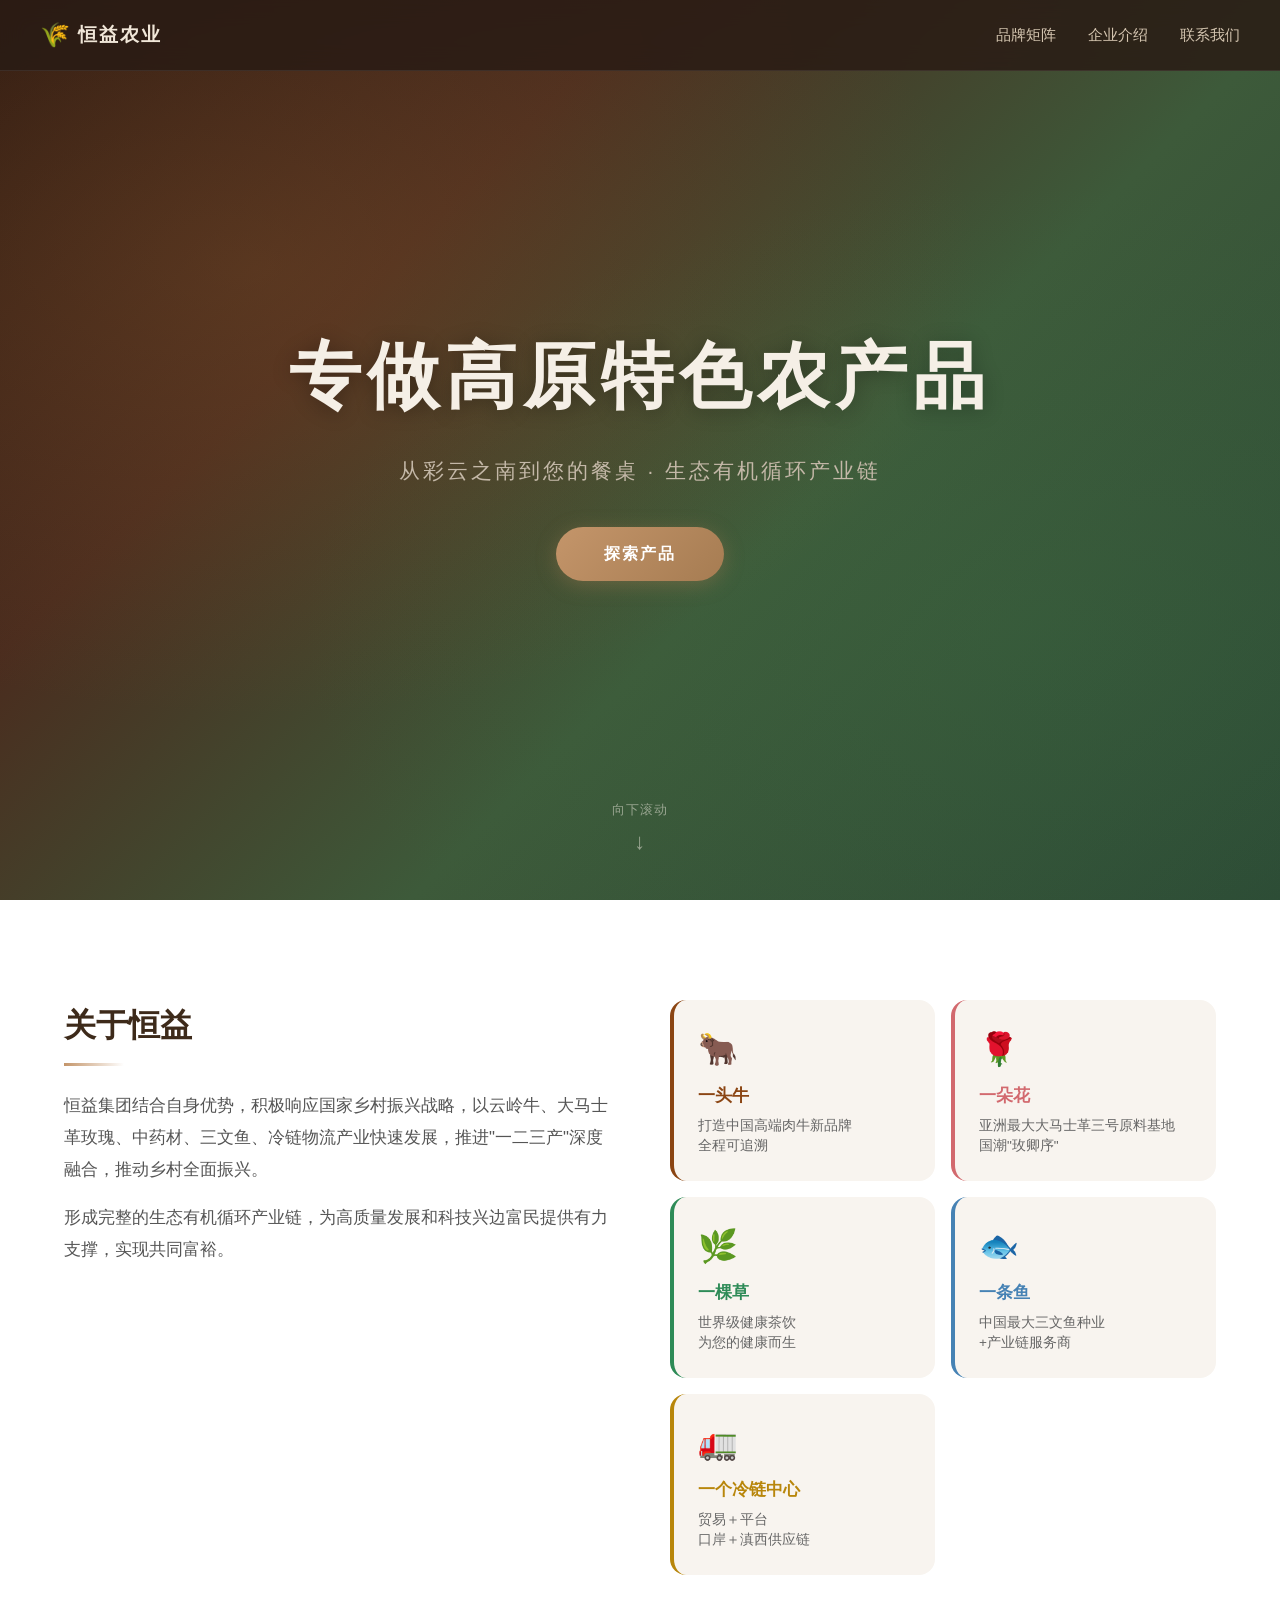
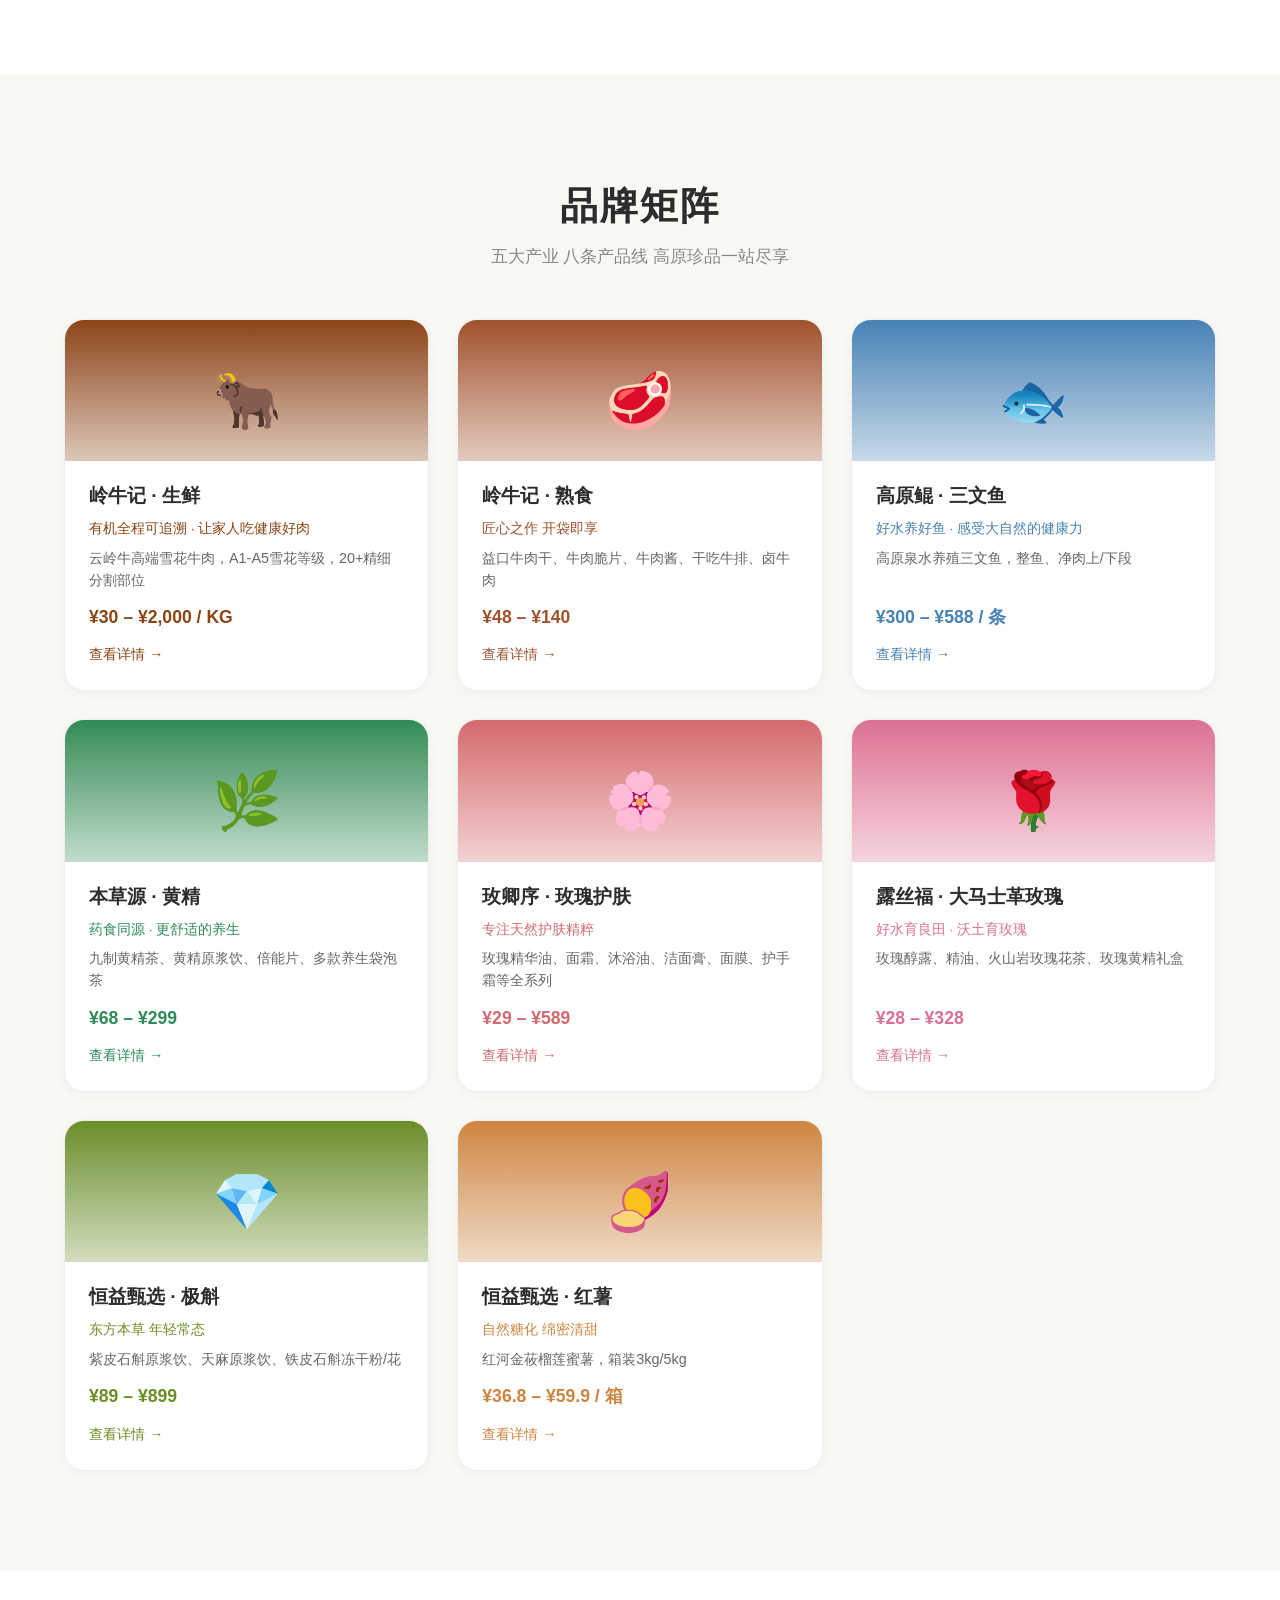
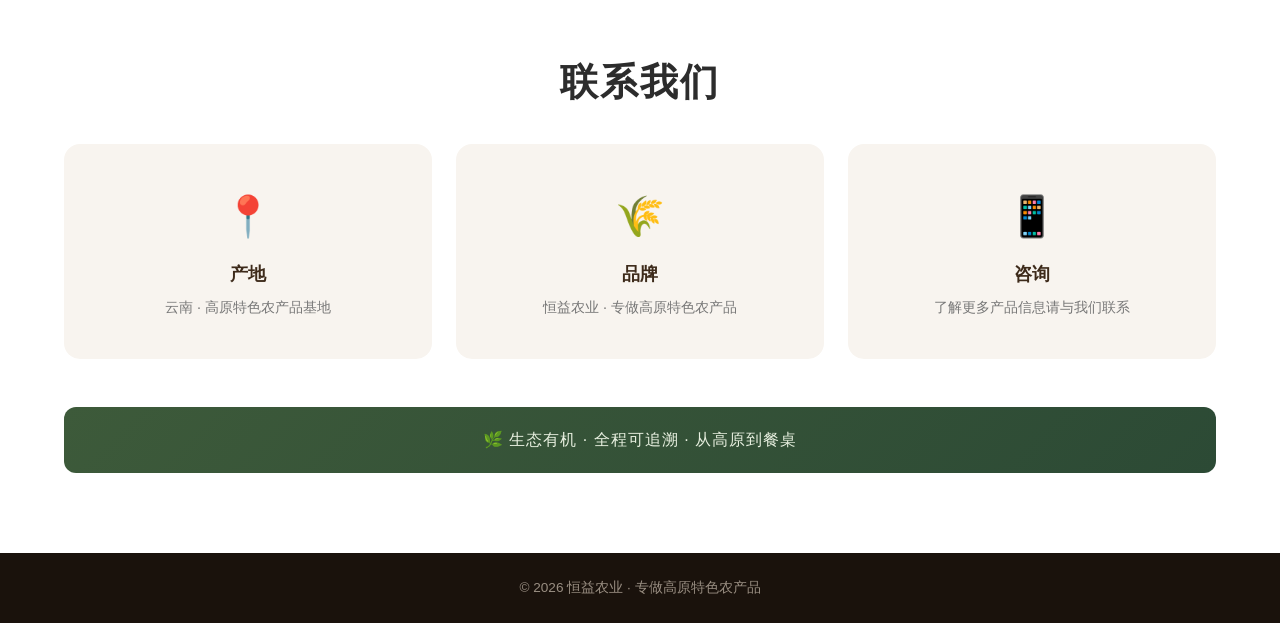
<file: index.html>
<!DOCTYPE html>
<html lang="zh-CN">
<head>
<meta charset="UTF-8">
<meta name="viewport" content="width=device-width, initial-scale=1.0">
<title>恒益农业 · 高原特色农产品</title>
<link rel="stylesheet" href="css/style.css">
</head>
<body>

<!-- Hero Section -->
<section class="hero" id="top">
  <div class="hero-bg"></div>
  <nav class="navbar">
    <div class="logo">
      <span class="logo-icon">🌾</span>
      <span class="logo-text">恒益农业</span>
    </div>
    <div class="nav-links">
      <a href="#brands">品牌矩阵</a>
      <a href="#about">企业介绍</a>
      <a href="#contact">联系我们</a>
    </div>
  </nav>
  <div class="hero-content">
    <h1 class="hero-title">专做高原特色农产品</h1>
    <p class="hero-subtitle">从彩云之南到您的餐桌 · 生态有机循环产业链</p>
    <div class="hero-cta">
      <a href="#brands" class="btn-primary">探索产品</a>
    </div>
  </div>
  <div class="scroll-indicator">
    <span>向下滚动</span>
    <div class="scroll-arrow">↓</div>
  </div>
</section>

<!-- About Section -->
<section class="about" id="about">
  <div class="container">
    <div class="about-grid">
      <div class="about-text">
        <h2>关于恒益</h2>
        <p>恒益集团结合自身优势，积极响应国家乡村振兴战略，以云岭牛、大马士革玫瑰、中药材、三文鱼、冷链物流产业快速发展，推进"一二三产"深度融合，推动乡村全面振兴。</p>
        <p>形成完整的生态有机循环产业链，为高质量发展和科技兴边富民提供有力支撑，实现共同富裕。</p>
      </div>
      <div class="about-cards">
        <div class="about-card" style="--c: #8B4513;">
          <span class="card-icon">🐂</span>
          <h3>一头牛</h3>
          <p>打造中国高端肉牛新品牌<br>全程可追溯</p>
        </div>
        <div class="about-card" style="--c: #D2696E;">
          <span class="card-icon">🌹</span>
          <h3>一朵花</h3>
          <p>亚洲最大大马士革三号原料基地<br>国潮"玫卿序"</p>
        </div>
        <div class="about-card" style="--c: #2E8B57;">
          <span class="card-icon">🌿</span>
          <h3>一棵草</h3>
          <p>世界级健康茶饮<br>为您的健康而生</p>
        </div>
        <div class="about-card" style="--c: #4682B4;">
          <span class="card-icon">🐟</span>
          <h3>一条鱼</h3>
          <p>中国最大三文鱼种业<br>+产业链服务商</p>
        </div>
        <div class="about-card" style="--c: #B8860B;">
          <span class="card-icon">🚛</span>
          <h3>一个冷链中心</h3>
          <p>贸易＋平台<br>口岸＋滇西供应链</p>
        </div>
      </div>
    </div>
  </div>
</section>

<!-- Brands Grid -->
<section class="brands" id="brands">
  <div class="container">
    <h2 class="section-title">品牌矩阵</h2>
    <p class="section-desc">五大产业 八条产品线 高原珍品一站尽享</p>
    <div class="brand-grid">

      <a href="pages/lingniu-fresh.html" class="brand-card" style="--accent: #8B4513;">
        <div class="brand-card-bg"></div>
        <div class="brand-card-img">🐂</div>
        <div class="brand-card-body">
          <h3>岭牛记 · 生鲜</h3>
          <p class="brand-tagline">有机全程可追溯 · 让家人吃健康好肉</p>
          <p class="brand-desc">云岭牛高端雪花牛肉，A1-A5雪花等级，20+精细分割部位</p>
          <span class="brand-price">¥30 – ¥2,000 / KG</span>
          <span class="brand-link">查看详情 →</span>
        </div>
      </a>

      <a href="pages/lingniu-cooked.html" class="brand-card" style="--accent: #A0522D;">
        <div class="brand-card-img">🥩</div>
        <div class="brand-card-body">
          <h3>岭牛记 · 熟食</h3>
          <p class="brand-tagline">匠心之作 开袋即享</p>
          <p class="brand-desc">益口牛肉干、牛肉脆片、牛肉酱、干吃牛排、卤牛肉</p>
          <span class="brand-price">¥48 – ¥140</span>
          <span class="brand-link">查看详情 →</span>
        </div>
      </a>

      <a href="pages/gaoyuan-kun.html" class="brand-card" style="--accent: #4682B4;">
        <div class="brand-card-img">🐟</div>
        <div class="brand-card-body">
          <h3>高原鲲 · 三文鱼</h3>
          <p class="brand-tagline">好水养好鱼 · 感受大自然的健康力</p>
          <p class="brand-desc">高原泉水养殖三文鱼，整鱼、净肉上/下段</p>
          <span class="brand-price">¥300 – ¥588 / 条</span>
          <span class="brand-link">查看详情 →</span>
        </div>
      </a>

      <a href="pages/ben-cao-yuan.html" class="brand-card" style="--accent: #2E8B57;">
        <div class="brand-card-img">🌿</div>
        <div class="brand-card-body">
          <h3>本草源 · 黄精</h3>
          <p class="brand-tagline">药食同源 · 更舒适的养生</p>
          <p class="brand-desc">九制黄精茶、黄精原浆饮、倍能片、多款养生袋泡茶</p>
          <span class="brand-price">¥68 – ¥299</span>
          <span class="brand-link">查看详情 →</span>
        </div>
      </a>

      <a href="pages/mei-qing-xu.html" class="brand-card" style="--accent: #D2696E;">
        <div class="brand-card-img">🌸</div>
        <div class="brand-card-body">
          <h3>玫卿序 · 玫瑰护肤</h3>
          <p class="brand-tagline">专注天然护肤精粹</p>
          <p class="brand-desc">玫瑰精华油、面霜、沐浴油、洁面膏、面膜、护手霜等全系列</p>
          <span class="brand-price">¥29 – ¥589</span>
          <span class="brand-link">查看详情 →</span>
        </div>
      </a>

      <a href="pages/lu-si-fu.html" class="brand-card" style="--accent: #DB7093;">
        <div class="brand-card-img">🌹</div>
        <div class="brand-card-body">
          <h3>露丝福 · 大马士革玫瑰</h3>
          <p class="brand-tagline">好水育良田 · 沃土育玫瑰</p>
          <p class="brand-desc">玫瑰醇露、精油、火山岩玫瑰花茶、玫瑰黄精礼盒</p>
          <span class="brand-price">¥28 – ¥328</span>
          <span class="brand-link">查看详情 →</span>
        </div>
      </a>

      <a href="pages/ji-hu.html" class="brand-card" style="--accent: #6B8E23;">
        <div class="brand-card-img">💎</div>
        <div class="brand-card-body">
          <h3>恒益甄选 · 极斛</h3>
          <p class="brand-tagline">东方本草 年轻常态</p>
          <p class="brand-desc">紫皮石斛原浆饮、天麻原浆饮、铁皮石斛冻干粉/花</p>
          <span class="brand-price">¥89 – ¥899</span>
          <span class="brand-link">查看详情 →</span>
        </div>
      </a>

      <a href="pages/hongshu.html" class="brand-card" style="--accent: #CD853F;">
        <div class="brand-card-img">🍠</div>
        <div class="brand-card-body">
          <h3>恒益甄选 · 红薯</h3>
          <p class="brand-tagline">自然糖化 绵密清甜</p>
          <p class="brand-desc">红河金莜榴莲蜜薯，箱装3kg/5kg</p>
          <span class="brand-price">¥36.8 – ¥59.9 / 箱</span>
          <span class="brand-link">查看详情 →</span>
        </div>
      </a>

    </div>
  </div>
</section>

<!-- Contact -->
<section class="contact" id="contact">
  <div class="container">
    <h2 class="section-title">联系我们</h2>
    <div class="contact-cards">
      <div class="contact-card">
        <span class="contact-icon">📍</span>
        <h3>产地</h3>
        <p>云南 · 高原特色农产品基地</p>
      </div>
      <div class="contact-card">
        <span class="contact-icon">🌾</span>
        <h3>品牌</h3>
        <p>恒益农业 · 专做高原特色农产品</p>
      </div>
      <div class="contact-card">
        <span class="contact-icon">📱</span>
        <h3>咨询</h3>
        <p>了解更多产品信息请与我们联系</p>
      </div>
    </div>
    <div class="footer-badge">
      <span>🌿 生态有机 · 全程可追溯 · 从高原到餐桌</span>
    </div>
  </div>
</section>

<footer>
  <div class="container">
    <p>&copy; 2026 恒益农业 · 专做高原特色农产品</p>
  </div>
</footer>

<script src="js/main.js"></script>
</body>
</html>
</file>
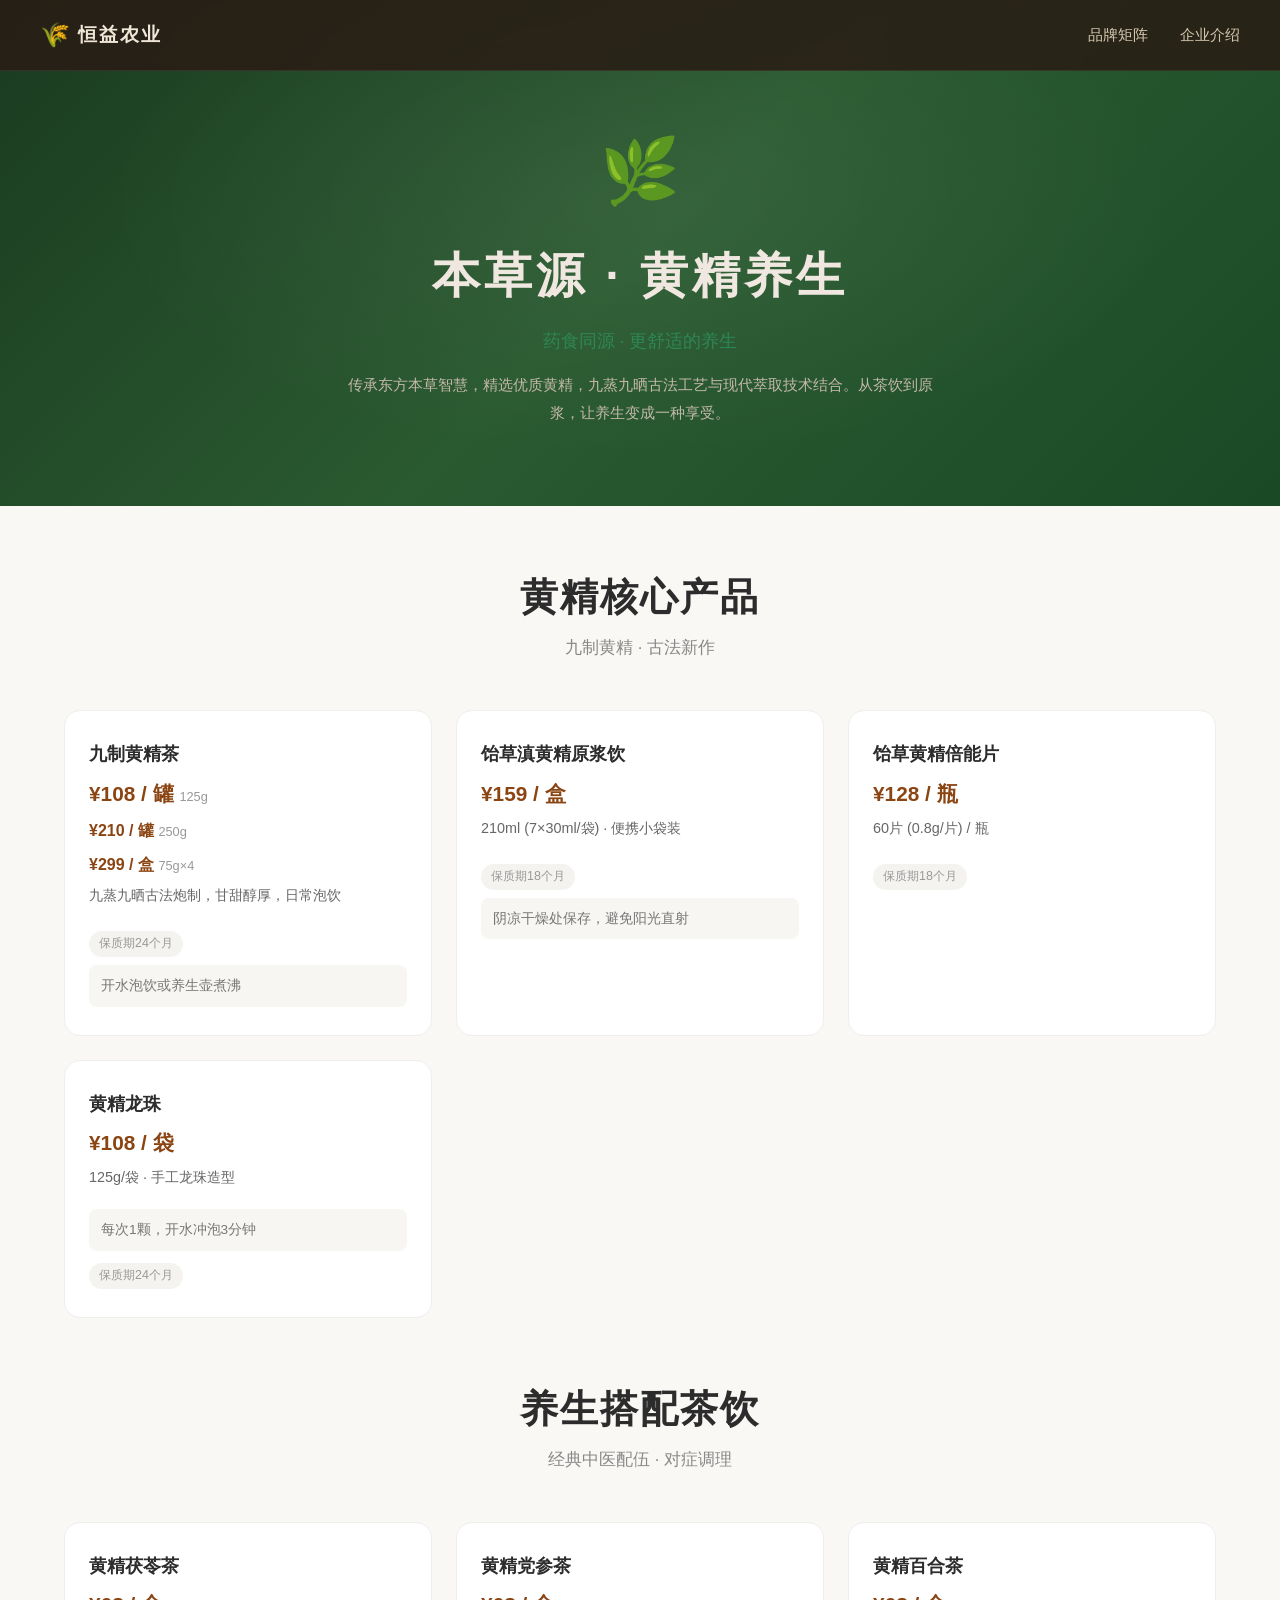
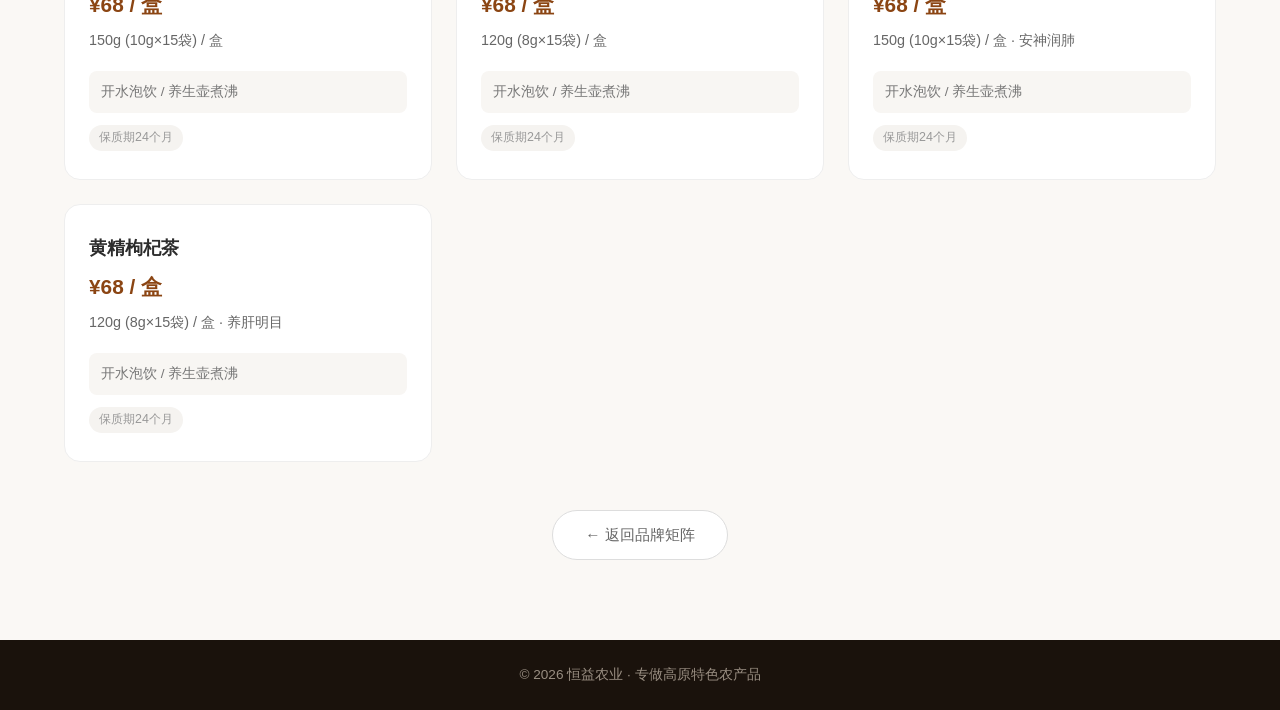
<file: pages/ben-cao-yuan.html>
<!DOCTYPE html>
<html lang="zh-CN">
<head><meta charset="UTF-8"><meta name="viewport" content="width=device-width, initial-scale=1.0"><title>本草源 · 黄精养生 — 恒益农业</title><link rel="stylesheet" href="../css/style.css"><link rel="stylesheet" href="../css/detail.css"></head>
<body>
<nav class="navbar">
  <a href="../index.html" class="logo"><span class="logo-icon">🌾</span><span class="logo-text">恒益农业</span></a>
  <div class="nav-links"><a href="../index.html#brands">品牌矩阵</a><a href="../index.html#about">企业介绍</a></div>
</nav>
<section class="detail-hero" style="--accent: #2E8B57;">
  <div class="detail-hero-bg" style="background: linear-gradient(135deg, #1a3a20, #2a5a30, #1a4a25);"></div>
  <div class="detail-hero-content">
    <span class="detail-hero-icon">🌿</span>
    <h1>本草源 · 黄精养生</h1>
    <p class="detail-hero-tagline">药食同源 · 更舒适的养生</p>
    <p class="detail-hero-desc">传承东方本草智慧，精选优质黄精，九蒸九晒古法工艺与现代萃取技术结合。从茶饮到原浆，让养生变成一种享受。</p>
  </div>
</section>
<section class="detail-content">
  <div class="container">
    <h2 class="section-title">黄精核心产品</h2>
    <p class="section-desc">九制黄精 · 古法新作</p>
    <div class="product-grid">
      <div class="product-card herb">
        <h3>九制黄精茶</h3>
        <p class="product-price">¥108 / 罐 <span class="price-sub">125g</span></p>
        <p class="product-price" style="font-size:1rem;">¥210 / 罐 <span class="price-sub">250g</span></p>
        <p class="product-price" style="font-size:1rem;">¥299 / 盒 <span class="price-sub">75g×4</span></p>
        <p class="product-desc">九蒸九晒古法炮制，甘甜醇厚，日常泡饮</p>
        <div class="product-meta"><span>保质期24个月</span></div>
        <div class="product-method">开水泡饮或养生壶煮沸</div>
      </div>
      <div class="product-card herb">
        <h3>饴草滇黄精原浆饮</h3>
        <p class="product-price">¥159 / 盒</p>
        <p class="product-desc">210ml (7×30ml/袋) · 便携小袋装</p>
        <div class="product-meta"><span>保质期18个月</span></div>
        <div class="product-method">阴凉干燥处保存，避免阳光直射</div>
      </div>
      <div class="product-card herb">
        <h3>饴草黄精倍能片</h3>
        <p class="product-price">¥128 / 瓶</p>
        <p class="product-desc">60片 (0.8g/片) / 瓶</p>
        <div class="product-meta"><span>保质期18个月</span></div>
      </div>
      <div class="product-card herb">
        <h3>黄精龙珠</h3>
        <p class="product-price">¥108 / 袋</p>
        <p class="product-desc">125g/袋 · 手工龙珠造型</p>
        <div class="product-method">每次1颗，开水冲泡3分钟</div>
        <div class="product-meta"><span>保质期24个月</span></div>
      </div>
    </div>

    <h2 class="section-title" style="margin-top: 60px;">养生搭配茶饮</h2>
    <p class="section-desc">经典中医配伍 · 对症调理</p>
    <div class="product-grid">
      <div class="product-card tea">
        <h3>黄精茯苓茶</h3>
        <p class="product-price">¥68 / 盒</p>
        <p class="product-desc">150g (10g×15袋) / 盒</p>
        <div class="product-method">开水泡饮 / 养生壶煮沸</div>
        <div class="product-meta"><span>保质期24个月</span></div>
      </div>
      <div class="product-card tea">
        <h3>黄精党参茶</h3>
        <p class="product-price">¥68 / 盒</p>
        <p class="product-desc">120g (8g×15袋) / 盒</p>
        <div class="product-method">开水泡饮 / 养生壶煮沸</div>
        <div class="product-meta"><span>保质期24个月</span></div>
      </div>
      <div class="product-card tea">
        <h3>黄精百合茶</h3>
        <p class="product-price">¥68 / 盒</p>
        <p class="product-desc">150g (10g×15袋) / 盒 · 安神润肺</p>
        <div class="product-method">开水泡饮 / 养生壶煮沸</div>
        <div class="product-meta"><span>保质期24个月</span></div>
      </div>
      <div class="product-card tea">
        <h3>黄精枸杞茶</h3>
        <p class="product-price">¥68 / 盒</p>
        <p class="product-desc">120g (8g×15袋) / 盒 · 养肝明目</p>
        <div class="product-method">开水泡饮 / 养生壶煮沸</div>
        <div class="product-meta"><span>保质期24个月</span></div>
      </div>
    </div>
    <div class="back-link"><a href="../index.html#brands">← 返回品牌矩阵</a></div>
  </div>
</section>
<footer><div class="container"><p>&copy; 2026 恒益农业 · 专做高原特色农产品</p></div></footer>
</body>
</html>
</file>
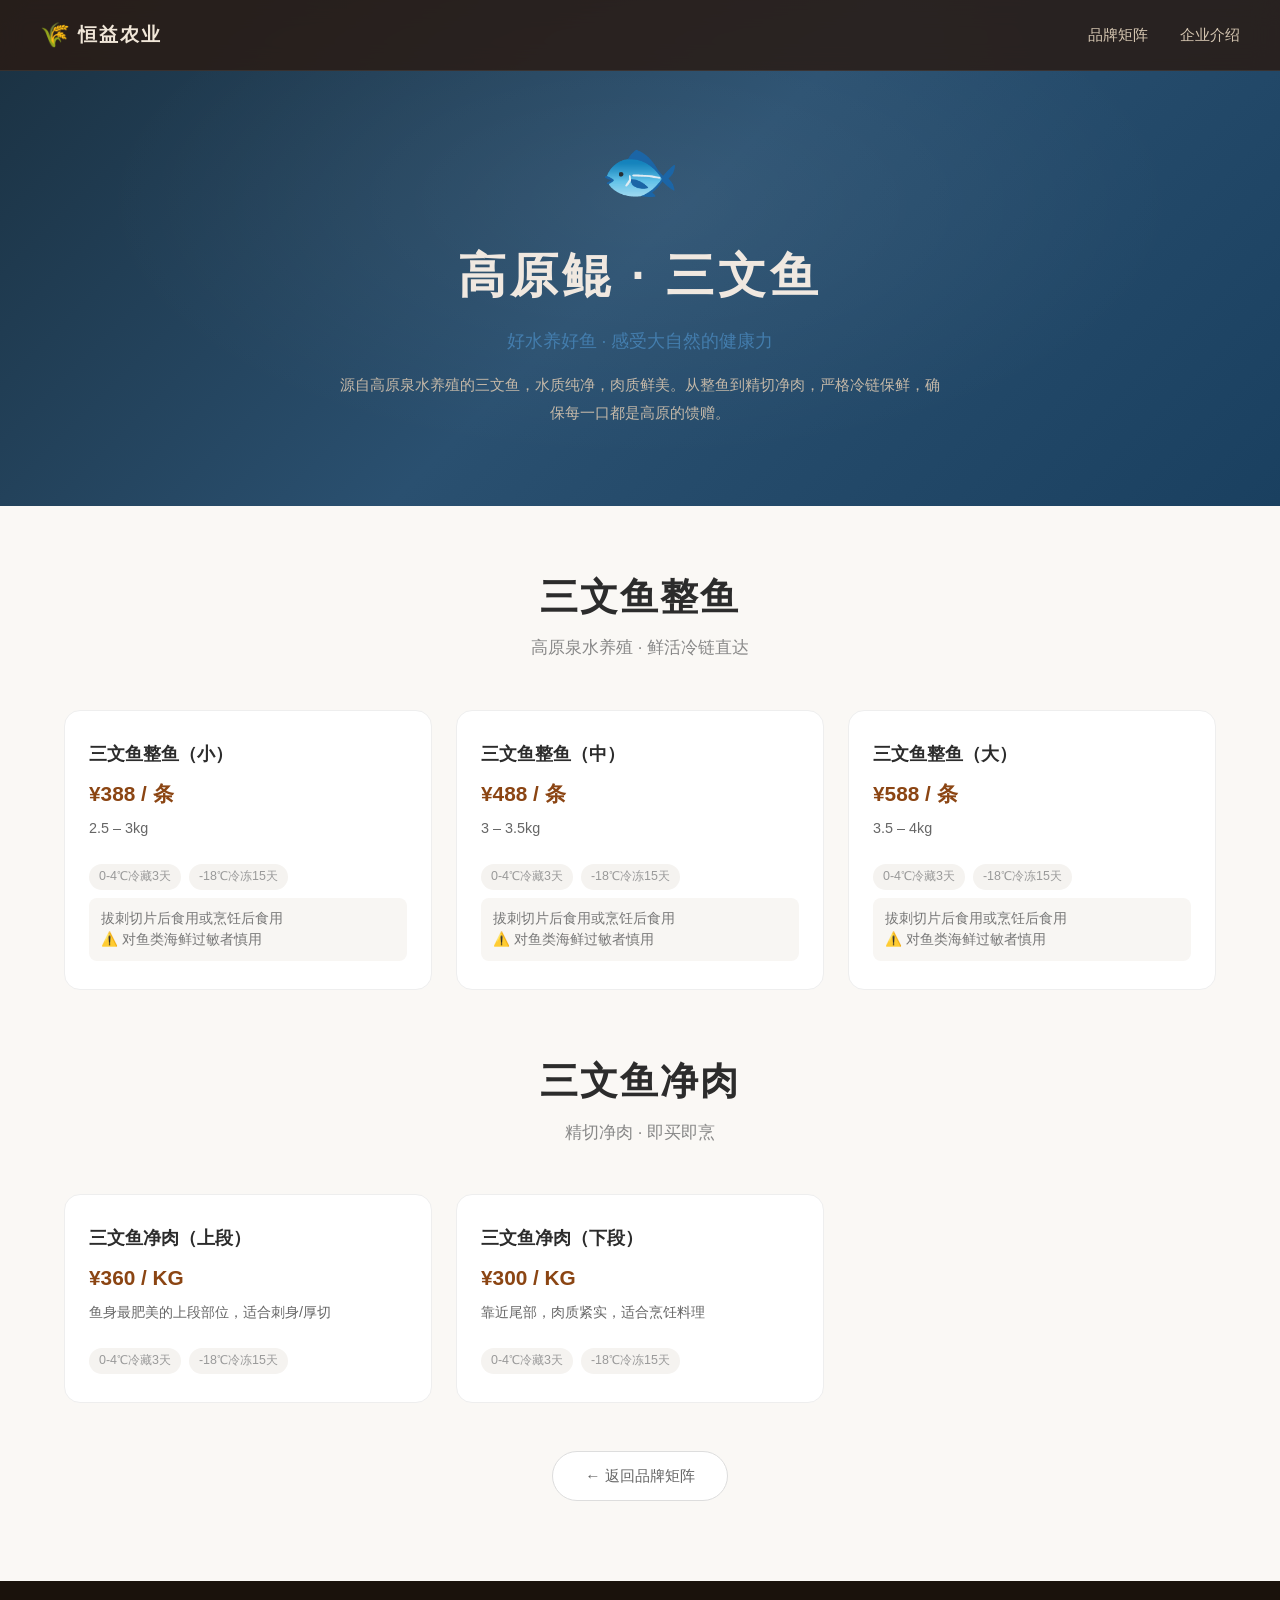
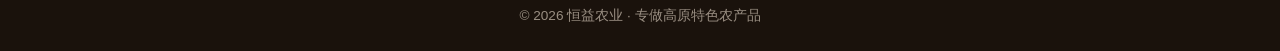
<file: pages/gaoyuan-kun.html>
<!DOCTYPE html>
<html lang="zh-CN">
<head><meta charset="UTF-8"><meta name="viewport" content="width=device-width, initial-scale=1.0"><title>高原鲲 · 三文鱼 — 恒益农业</title><link rel="stylesheet" href="../css/style.css"><link rel="stylesheet" href="../css/detail.css"></head>
<body>
<nav class="navbar">
  <a href="../index.html" class="logo"><span class="logo-icon">🌾</span><span class="logo-text">恒益农业</span></a>
  <div class="nav-links"><a href="../index.html#brands">品牌矩阵</a><a href="../index.html#about">企业介绍</a></div>
</nav>
<section class="detail-hero" style="--accent: #4682B4;">
  <div class="detail-hero-bg" style="background: linear-gradient(135deg, #1a3040, #2a5070, #1a4060);"></div>
  <div class="detail-hero-content">
    <span class="detail-hero-icon">🐟</span>
    <h1>高原鲲 · 三文鱼</h1>
    <p class="detail-hero-tagline">好水养好鱼 · 感受大自然的健康力</p>
    <p class="detail-hero-desc">源自高原泉水养殖的三文鱼，水质纯净，肉质鲜美。从整鱼到精切净肉，严格冷链保鲜，确保每一口都是高原的馈赠。</p>
  </div>
</section>
<section class="detail-content">
  <div class="container">
    <h2 class="section-title">三文鱼整鱼</h2>
    <p class="section-desc">高原泉水养殖 · 鲜活冷链直达</p>
    <div class="product-grid">
      <div class="product-card fish">
        <h3>三文鱼整鱼（小）</h3>
        <p class="product-price">¥388 / 条</p>
        <p class="product-desc">2.5 – 3kg</p>
        <div class="product-meta"><span>0-4℃冷藏3天</span><span>-18℃冷冻15天</span></div>
        <div class="product-method">拔刺切片后食用或烹饪后食用<br>⚠️ 对鱼类海鲜过敏者慎用</div>
      </div>
      <div class="product-card fish">
        <h3>三文鱼整鱼（中）</h3>
        <p class="product-price">¥488 / 条</p>
        <p class="product-desc">3 – 3.5kg</p>
        <div class="product-meta"><span>0-4℃冷藏3天</span><span>-18℃冷冻15天</span></div>
        <div class="product-method">拔刺切片后食用或烹饪后食用<br>⚠️ 对鱼类海鲜过敏者慎用</div>
      </div>
      <div class="product-card fish">
        <h3>三文鱼整鱼（大）</h3>
        <p class="product-price">¥588 / 条</p>
        <p class="product-desc">3.5 – 4kg</p>
        <div class="product-meta"><span>0-4℃冷藏3天</span><span>-18℃冷冻15天</span></div>
        <div class="product-method">拔刺切片后食用或烹饪后食用<br>⚠️ 对鱼类海鲜过敏者慎用</div>
      </div>
    </div>

    <h2 class="section-title" style="margin-top: 60px;">三文鱼净肉</h2>
    <p class="section-desc">精切净肉 · 即买即烹</p>
    <div class="product-grid">
      <div class="product-card fish">
        <h3>三文鱼净肉（上段）</h3>
        <p class="product-price">¥360 / KG</p>
        <p class="product-desc">鱼身最肥美的上段部位，适合刺身/厚切</p>
        <div class="product-meta"><span>0-4℃冷藏3天</span><span>-18℃冷冻15天</span></div>
      </div>
      <div class="product-card fish">
        <h3>三文鱼净肉（下段）</h3>
        <p class="product-price">¥300 / KG</p>
        <p class="product-desc">靠近尾部，肉质紧实，适合烹饪料理</p>
        <div class="product-meta"><span>0-4℃冷藏3天</span><span>-18℃冷冻15天</span></div>
      </div>
    </div>
    <div class="back-link"><a href="../index.html#brands">← 返回品牌矩阵</a></div>
  </div>
</section>
<footer><div class="container"><p>&copy; 2026 恒益农业 · 专做高原特色农产品</p></div></footer>
</body>
</html>
</file>
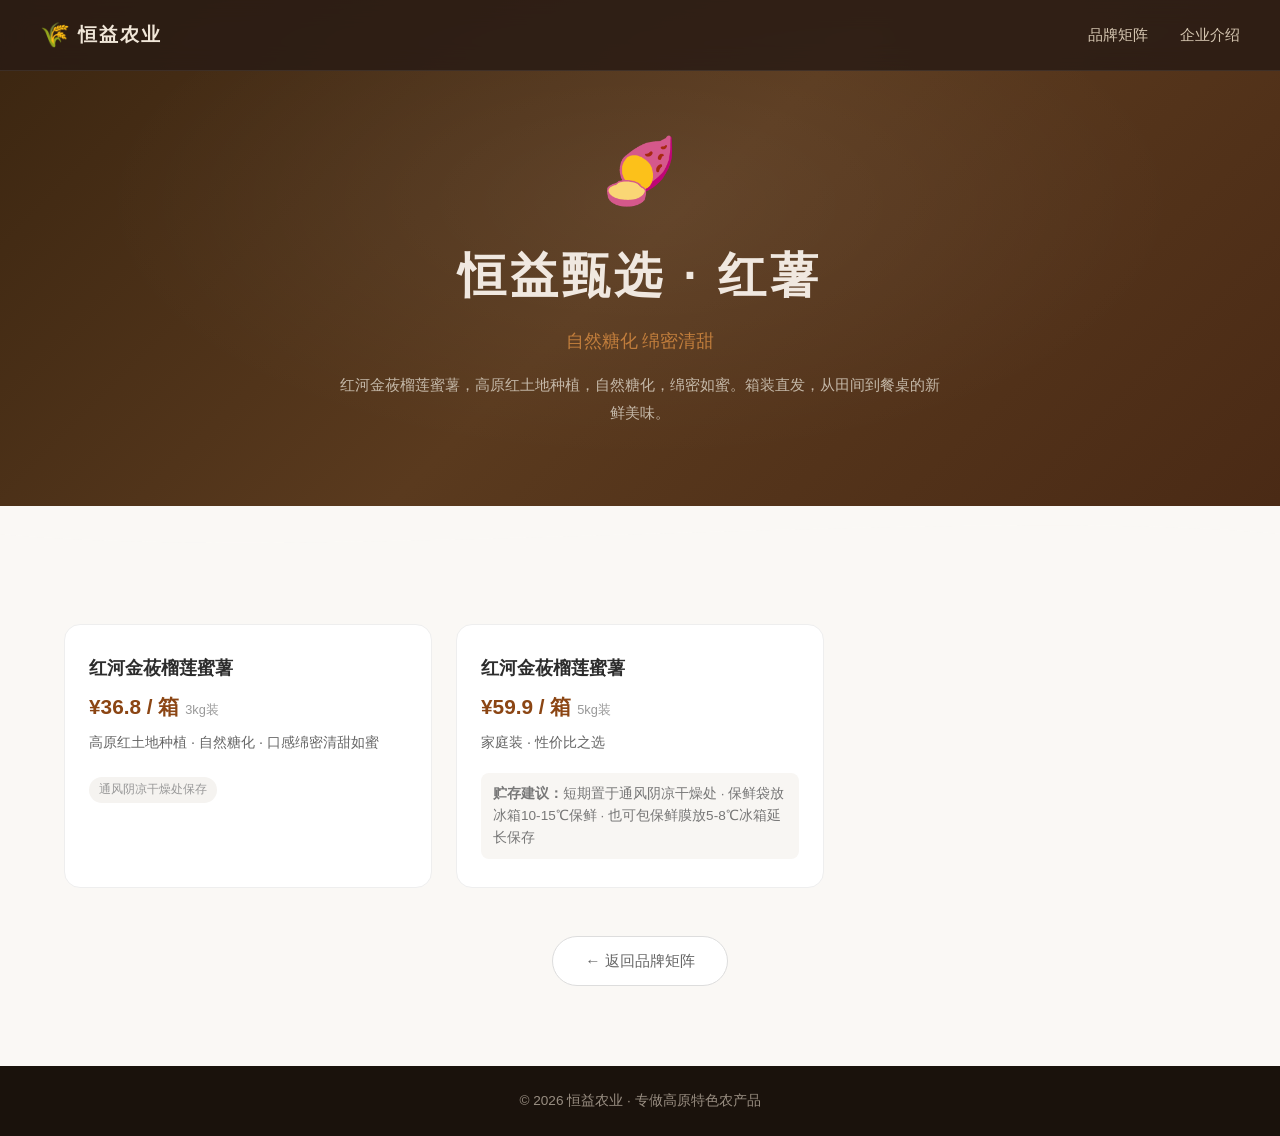
<file: pages/hongshu.html>
<!DOCTYPE html>
<html lang="zh-CN">
<head><meta charset="UTF-8"><meta name="viewport" content="width=device-width, initial-scale=1.0"><title>恒益甄选 · 红薯 — 恒益农业</title><link rel="stylesheet" href="../css/style.css"><link rel="stylesheet" href="../css/detail.css"></head>
<body>
<nav class="navbar">
  <a href="../index.html" class="logo"><span class="logo-icon">🌾</span><span class="logo-text">恒益农业</span></a>
  <div class="nav-links"><a href="../index.html#brands">品牌矩阵</a><a href="../index.html#about">企业介绍</a></div>
</nav>
<section class="detail-hero" style="--accent: #CD853F;">
  <div class="detail-hero-bg" style="background: linear-gradient(135deg, #3a2510, #5a3a1e, #4a2a15);"></div>
  <div class="detail-hero-content">
    <span class="detail-hero-icon">🍠</span>
    <h1>恒益甄选 · 红薯</h1>
    <p class="detail-hero-tagline">自然糖化 绵密清甜</p>
    <p class="detail-hero-desc">红河金莜榴莲蜜薯，高原红土地种植，自然糖化，绵密如蜜。箱装直发，从田间到餐桌的新鲜美味。</p>
  </div>
</section>
<svg class="wave-divider" viewBox="0 0 1440 60" preserveAspectRatio="none"><path d="M0,30 C360,60 1080,0 1440,30 L1440,60 L0,60 Z" fill="#faf8f5"/></svg>
<section class="detail-content">
  <div class="container">
    <div class="product-grid">
      <div class="product-card sweet">
        <h3>红河金莜榴莲蜜薯</h3>
        <p class="product-price">¥36.8 / 箱 <span class="price-sub">3kg装</span></p>
        <p class="product-desc">高原红土地种植 · 自然糖化 · 口感绵密清甜如蜜</p>
        <div class="product-meta"><span>通风阴凉干燥处保存</span></div>
      </div>
      <div class="product-card sweet">
        <h3>红河金莜榴莲蜜薯</h3>
        <p class="product-price">¥59.9 / 箱 <span class="price-sub">5kg装</span></p>
        <p class="product-desc">家庭装 · 性价比之选</p>
        <div class="product-method"><strong>贮存建议：</strong>短期置于通风阴凉干燥处 · 保鲜袋放冰箱10-15℃保鲜 · 也可包保鲜膜放5-8℃冰箱延长保存</div>
      </div>
    </div>
    <div class="back-link"><a href="../index.html#brands">← 返回品牌矩阵</a></div>
  </div>
</section>
<footer><div class="container"><p>&copy; 2026 恒益农业 · 专做高原特色农产品</p></div></footer>
</body>
</html>
</file>
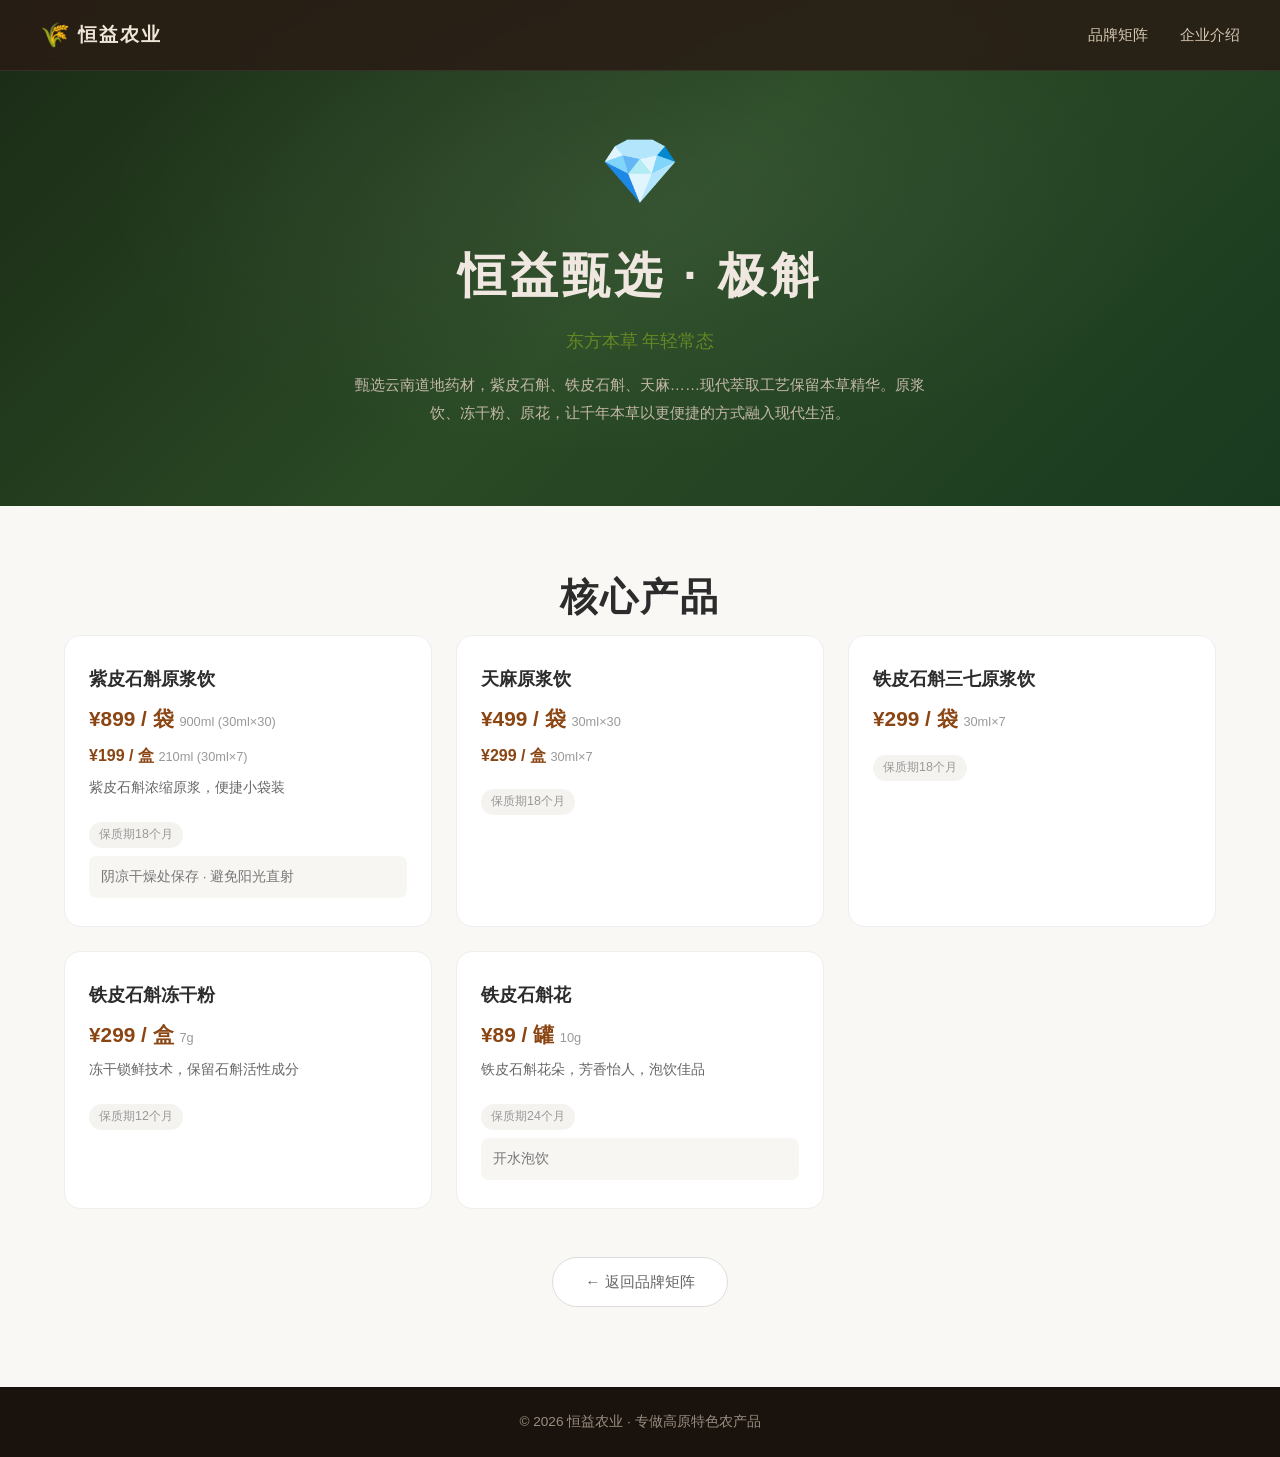
<file: pages/ji-hu.html>
<!DOCTYPE html>
<html lang="zh-CN">
<head><meta charset="UTF-8"><meta name="viewport" content="width=device-width, initial-scale=1.0"><title>恒益甄选 · 极斛 — 恒益农业</title><link rel="stylesheet" href="../css/style.css"><link rel="stylesheet" href="../css/detail.css"></head>
<body>
<nav class="navbar">
  <a href="../index.html" class="logo"><span class="logo-icon">🌾</span><span class="logo-text">恒益农业</span></a>
  <div class="nav-links"><a href="../index.html#brands">品牌矩阵</a><a href="../index.html#about">企业介绍</a></div>
</nav>
<section class="detail-hero" style="--accent: #6B8E23;">
  <div class="detail-hero-bg" style="background: linear-gradient(135deg, #1a2a15, #2a4a25, #1a3a20);"></div>
  <div class="detail-hero-content">
    <span class="detail-hero-icon">💎</span>
    <h1>恒益甄选 · 极斛</h1>
    <p class="detail-hero-tagline">东方本草 年轻常态</p>
    <p class="detail-hero-desc">甄选云南道地药材，紫皮石斛、铁皮石斛、天麻……现代萃取工艺保留本草精华。原浆饮、冻干粉、原花，让千年本草以更便捷的方式融入现代生活。</p>
  </div>
</section>
<section class="detail-content">
  <div class="container">
    <h2 class="section-title">核心产品</h2>
    <div class="product-grid">
      <div class="product-card herb">
        <h3>紫皮石斛原浆饮</h3>
        <p class="product-price">¥899 / 袋 <span class="price-sub">900ml (30ml×30)</span></p>
        <p class="product-price" style="font-size:1rem;">¥199 / 盒 <span class="price-sub">210ml (30ml×7)</span></p>
        <p class="product-desc">紫皮石斛浓缩原浆，便捷小袋装</p>
        <div class="product-meta"><span>保质期18个月</span></div>
        <div class="product-method">阴凉干燥处保存 · 避免阳光直射</div>
      </div>
      <div class="product-card herb">
        <h3>天麻原浆饮</h3>
        <p class="product-price">¥499 / 袋 <span class="price-sub">30ml×30</span></p>
        <p class="product-price" style="font-size:1rem;">¥299 / 盒 <span class="price-sub">30ml×7</span></p>
        <div class="product-meta"><span>保质期18个月</span></div>
      </div>
      <div class="product-card herb">
        <h3>铁皮石斛三七原浆饮</h3>
        <p class="product-price">¥299 / 袋 <span class="price-sub">30ml×7</span></p>
        <div class="product-meta"><span>保质期18个月</span></div>
      </div>
      <div class="product-card herb">
        <h3>铁皮石斛冻干粉</h3>
        <p class="product-price">¥299 / 盒 <span class="price-sub">7g</span></p>
        <p class="product-desc">冻干锁鲜技术，保留石斛活性成分</p>
        <div class="product-meta"><span>保质期12个月</span></div>
      </div>
      <div class="product-card herb">
        <h3>铁皮石斛花</h3>
        <p class="product-price">¥89 / 罐 <span class="price-sub">10g</span></p>
        <p class="product-desc">铁皮石斛花朵，芳香怡人，泡饮佳品</p>
        <div class="product-meta"><span>保质期24个月</span></div>
        <div class="product-method">开水泡饮</div>
      </div>
    </div>
    <div class="back-link"><a href="../index.html#brands">← 返回品牌矩阵</a></div>
  </div>
</section>
<footer><div class="container"><p>&copy; 2026 恒益农业 · 专做高原特色农产品</p></div></footer>
</body>
</html>
</file>
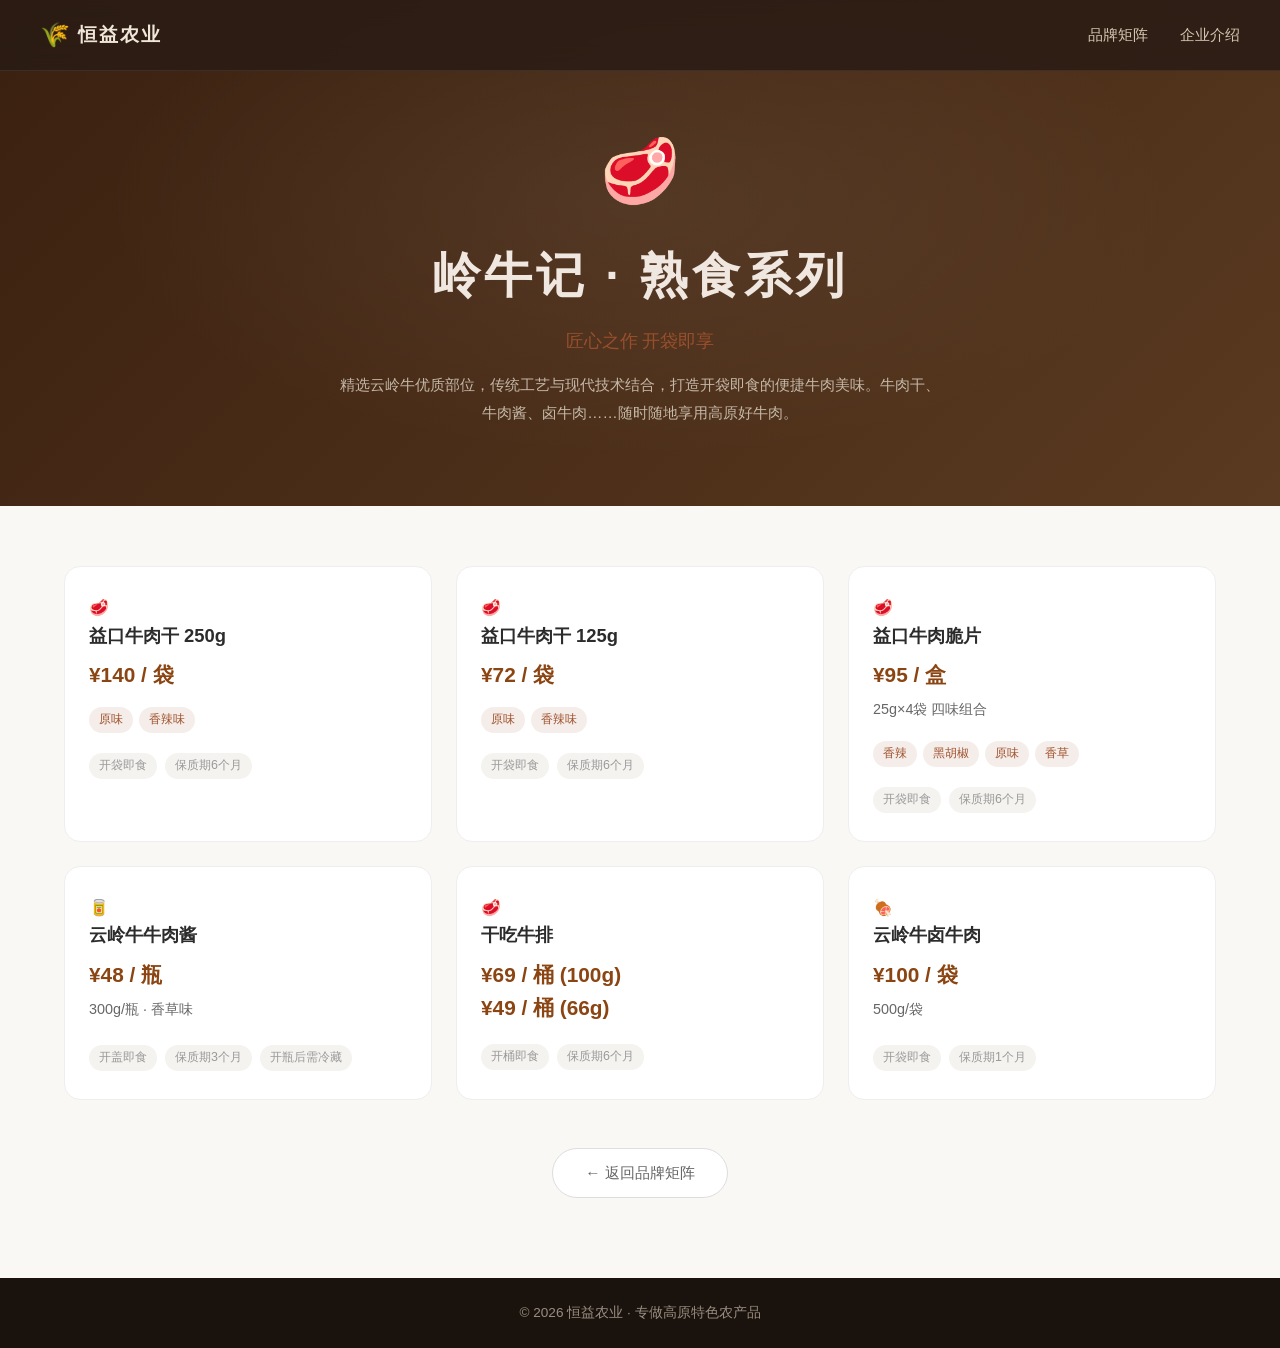
<file: pages/lingniu-cooked.html>
<!DOCTYPE html>
<html lang="zh-CN">
<head><meta charset="UTF-8"><meta name="viewport" content="width=device-width, initial-scale=1.0"><title>岭牛记 · 熟食系列 — 恒益农业</title><link rel="stylesheet" href="../css/style.css"><link rel="stylesheet" href="../css/detail.css"></head>
<body>
<nav class="navbar">
  <a href="../index.html" class="logo"><span class="logo-icon">🌾</span><span class="logo-text">恒益农业</span></a>
  <div class="nav-links"><a href="../index.html#brands">品牌矩阵</a><a href="../index.html#about">企业介绍</a></div>
</nav>
<section class="detail-hero" style="--accent: #A0522D;">
  <div class="detail-hero-bg" style="background: linear-gradient(135deg, #3a2010, #5a3a20);"></div>
  <div class="detail-hero-content">
    <span class="detail-hero-icon">🥩</span>
    <h1>岭牛记 · 熟食系列</h1>
    <p class="detail-hero-tagline">匠心之作 开袋即享</p>
    <p class="detail-hero-desc">精选云岭牛优质部位，传统工艺与现代技术结合，打造开袋即食的便捷牛肉美味。牛肉干、牛肉酱、卤牛肉……随时随地享用高原好牛肉。</p>
  </div>
</section>
<section class="detail-content">
  <div class="container">
    <div class="product-grid">
      <div class="product-card cooked">
        <div class="product-icon">🥩</div>
        <h3>益口牛肉干 250g</h3>
        <p class="product-price">¥140 / 袋</p>
        <div class="product-flavors"><span class="tag">原味</span><span class="tag">香辣味</span></div>
        <div class="product-meta"><span>开袋即食</span><span>保质期6个月</span></div>
      </div>
      <div class="product-card cooked">
        <div class="product-icon">🥩</div>
        <h3>益口牛肉干 125g</h3>
        <p class="product-price">¥72 / 袋</p>
        <div class="product-flavors"><span class="tag">原味</span><span class="tag">香辣味</span></div>
        <div class="product-meta"><span>开袋即食</span><span>保质期6个月</span></div>
      </div>
      <div class="product-card cooked">
        <div class="product-icon">🥩</div>
        <h3>益口牛肉脆片</h3>
        <p class="product-price">¥95 / 盒</p>
        <p class="product-desc">25g×4袋 四味组合</p>
        <div class="product-flavors"><span class="tag">香辣</span><span class="tag">黑胡椒</span><span class="tag">原味</span><span class="tag">香草</span></div>
        <div class="product-meta"><span>开袋即食</span><span>保质期6个月</span></div>
      </div>
      <div class="product-card cooked">
        <div class="product-icon">🥫</div>
        <h3>云岭牛牛肉酱</h3>
        <p class="product-price">¥48 / 瓶</p>
        <p class="product-desc">300g/瓶 · 香草味</p>
        <div class="product-meta"><span>开盖即食</span><span>保质期3个月</span><span>开瓶后需冷藏</span></div>
      </div>
      <div class="product-card cooked">
        <div class="product-icon">🥩</div>
        <h3>干吃牛排</h3>
        <p class="product-price">¥69 / 桶 (100g) <br>¥49 / 桶 (66g)</p>
        <div class="product-meta"><span>开桶即食</span><span>保质期6个月</span></div>
      </div>
      <div class="product-card cooked">
        <div class="product-icon">🍖</div>
        <h3>云岭牛卤牛肉</h3>
        <p class="product-price">¥100 / 袋</p>
        <p class="product-desc">500g/袋</p>
        <div class="product-meta"><span>开袋即食</span><span>保质期1个月</span></div>
      </div>
    </div>
    <div class="back-link"><a href="../index.html#brands">← 返回品牌矩阵</a></div>
  </div>
</section>
<footer><div class="container"><p>&copy; 2026 恒益农业 · 专做高原特色农产品</p></div></footer>
</body>
</html>
</file>
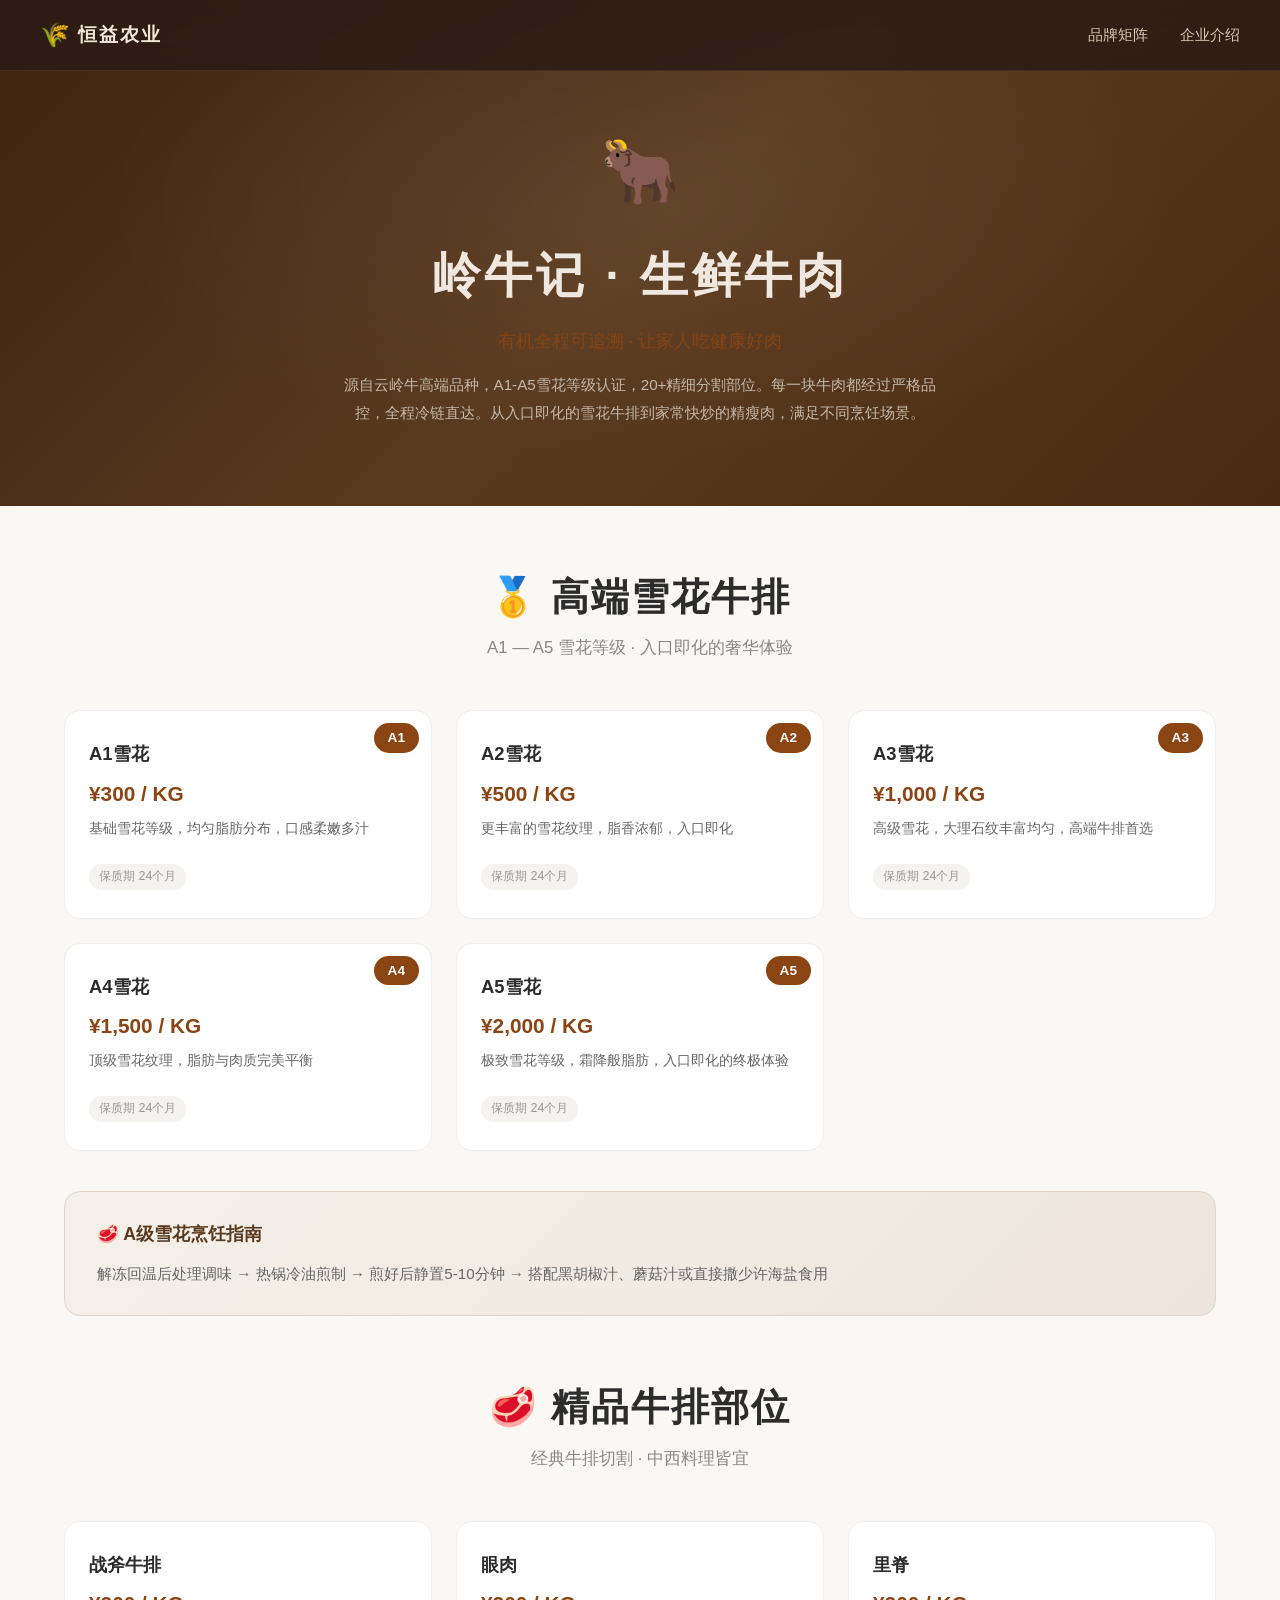
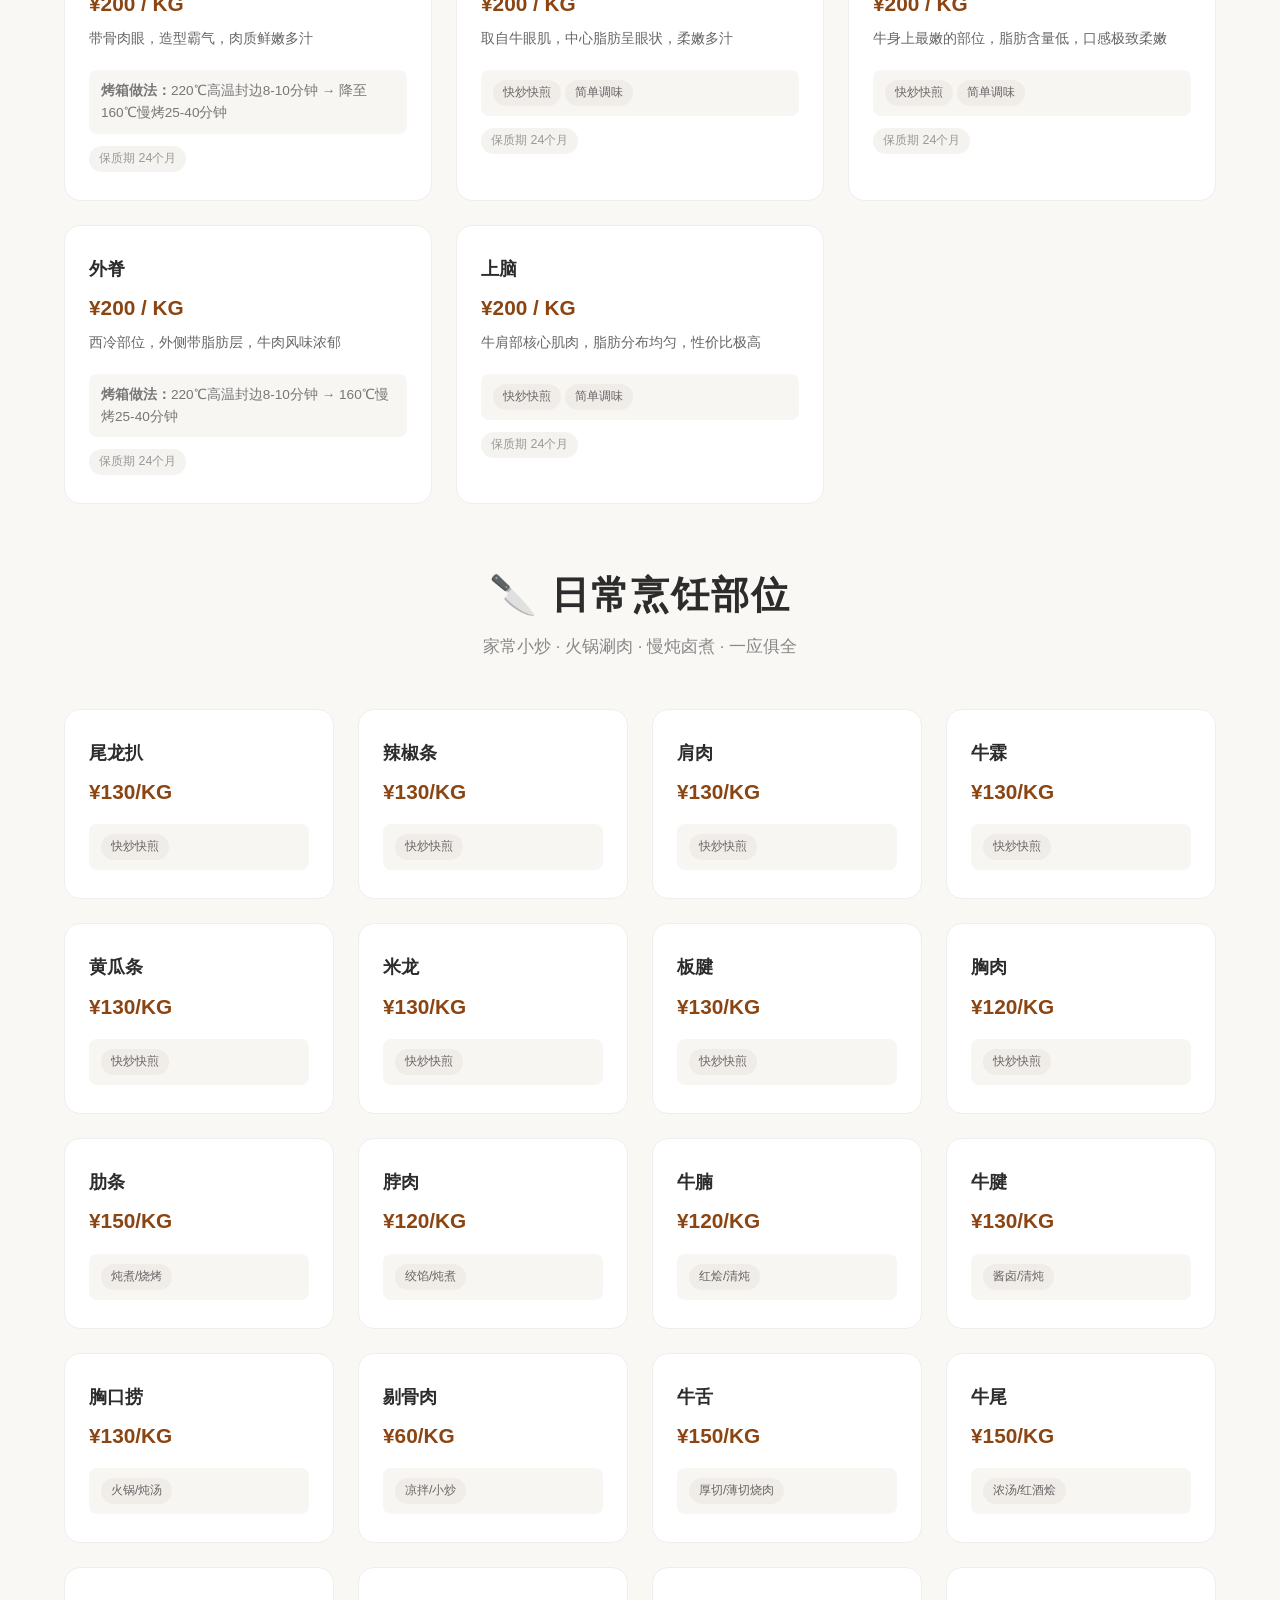
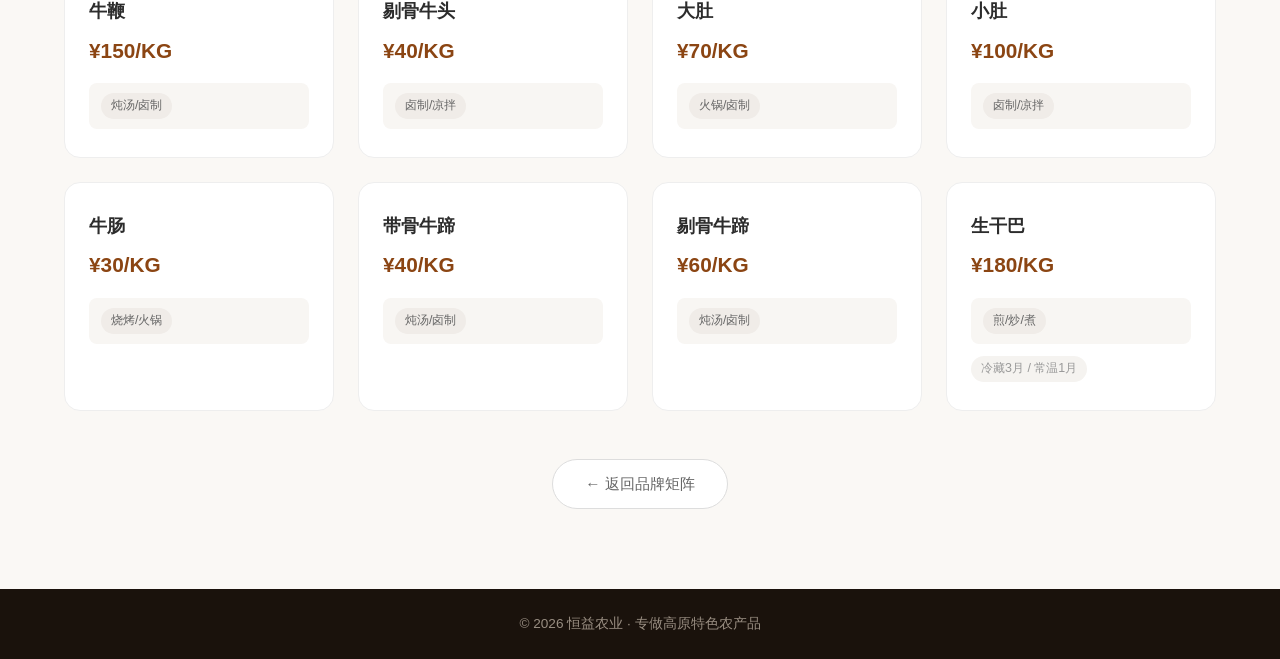
<file: pages/lingniu-fresh.html>
<!DOCTYPE html>
<html lang="zh-CN">
<head><meta charset="UTF-8"><meta name="viewport" content="width=device-width, initial-scale=1.0"><title>岭牛记 · 生鲜牛肉 — 恒益农业</title><link rel="stylesheet" href="../css/style.css"><link rel="stylesheet" href="../css/detail.css"></head>
<body>
<nav class="navbar">
  <a href="../index.html" class="logo"><span class="logo-icon">🌾</span><span class="logo-text">恒益农业</span></a>
  <div class="nav-links"><a href="../index.html#brands">品牌矩阵</a><a href="../index.html#about">企业介绍</a></div>
</nav>

<section class="detail-hero" style="--accent: #8B4513;">
  <div class="detail-hero-bg" style="background: linear-gradient(135deg, #3d2210, #5a3a1e, #4a2a10);"></div>
  <div class="detail-hero-content">
    <span class="detail-hero-icon">🐂</span>
    <h1>岭牛记 · 生鲜牛肉</h1>
    <p class="detail-hero-tagline">有机全程可追溯 · 让家人吃健康好肉</p>
    <p class="detail-hero-desc">源自云岭牛高端品种，A1-A5雪花等级认证，20+精细分割部位。每一块牛肉都经过严格品控，全程冷链直达。从入口即化的雪花牛排到家常快炒的精瘦肉，满足不同烹饪场景。</p>
  </div>
</section>

<section class="detail-content">
  <div class="container">
    <!-- Premium Cuts -->
    <h2 class="section-title">🥇 高端雪花牛排</h2>
    <p class="section-desc">A1 — A5 雪花等级 · 入口即化的奢华体验</p>
    <div class="product-grid">
      <div class="product-card premium">
        <div class="product-badge">A1</div>
        <h3>A1雪花</h3>
        <p class="product-price">¥300 / KG</p>
        <p class="product-desc">基础雪花等级，均匀脂肪分布，口感柔嫩多汁</p>
        <div class="product-meta"><span>保质期 24个月</span></div>
      </div>
      <div class="product-card premium">
        <div class="product-badge">A2</div>
        <h3>A2雪花</h3>
        <p class="product-price">¥500 / KG</p>
        <p class="product-desc">更丰富的雪花纹理，脂香浓郁，入口即化</p>
        <div class="product-meta"><span>保质期 24个月</span></div>
      </div>
      <div class="product-card premium">
        <div class="product-badge">A3</div>
        <h3>A3雪花</h3>
        <p class="product-price">¥1,000 / KG</p>
        <p class="product-desc">高级雪花，大理石纹丰富均匀，高端牛排首选</p>
        <div class="product-meta"><span>保质期 24个月</span></div>
      </div>
      <div class="product-card premium">
        <div class="product-badge">A4</div>
        <h3>A4雪花</h3>
        <p class="product-price">¥1,500 / KG</p>
        <p class="product-desc">顶级雪花纹理，脂肪与肉质完美平衡</p>
        <div class="product-meta"><span>保质期 24个月</span></div>
      </div>
      <div class="product-card premium">
        <div class="product-badge">A5</div>
        <h3>A5雪花</h3>
        <p class="product-price">¥2,000 / KG</p>
        <p class="product-desc">极致雪花等级，霜降般脂肪，入口即化的终极体验</p>
        <div class="product-meta"><span>保质期 24个月</span></div>
      </div>
    </div>

    <!-- Cooking Tips -->
    <div class="cooking-tips">
      <h3>🥩 A级雪花烹饪指南</h3>
      <p>解冻回温后处理调味 → 热锅冷油煎制 → 煎好后静置5-10分钟 → 搭配黑胡椒汁、蘑菇汁或直接撒少许海盐食用</p>
    </div>

    <!-- Steak Cuts -->
    <h2 class="section-title" style="margin-top: 60px;">🥩 精品牛排部位</h2>
    <p class="section-desc">经典牛排切割 · 中西料理皆宜</p>
    <div class="product-grid">
      <div class="product-card steak">
        <h3>战斧牛排</h3>
        <p class="product-price">¥200 / KG</p>
        <p class="product-desc">带骨肉眼，造型霸气，肉质鲜嫩多汁</p>
        <div class="product-method"><strong>烤箱做法：</strong>220℃高温封边8-10分钟 → 降至160℃慢烤25-40分钟</div>
        <div class="product-meta"><span>保质期 24个月</span></div>
      </div>
      <div class="product-card steak">
        <h3>眼肉</h3>
        <p class="product-price">¥200 / KG</p>
        <p class="product-desc">取自牛眼肌，中心脂肪呈眼状，柔嫩多汁</p>
        <div class="product-method" style="display:flex;gap:4px;flex-wrap:wrap;"><span class="tag">快炒快煎</span><span class="tag">简单调味</span></div>
        <div class="product-meta"><span>保质期 24个月</span></div>
      </div>
      <div class="product-card steak">
        <h3>里脊</h3>
        <p class="product-price">¥200 / KG</p>
        <p class="product-desc">牛身上最嫩的部位，脂肪含量低，口感极致柔嫩</p>
        <div class="product-method" style="display:flex;gap:4px;flex-wrap:wrap;"><span class="tag">快炒快煎</span><span class="tag">简单调味</span></div>
        <div class="product-meta"><span>保质期 24个月</span></div>
      </div>
      <div class="product-card steak">
        <h3>外脊</h3>
        <p class="product-price">¥200 / KG</p>
        <p class="product-desc">西冷部位，外侧带脂肪层，牛肉风味浓郁</p>
        <div class="product-method"><strong>烤箱做法：</strong>220℃高温封边8-10分钟 → 160℃慢烤25-40分钟</div>
        <div class="product-meta"><span>保质期 24个月</span></div>
      </div>
      <div class="product-card steak">
        <h3>上脑</h3>
        <p class="product-price">¥200 / KG</p>
        <p class="product-desc">牛肩部核心肌肉，脂肪分布均匀，性价比极高</p>
        <div class="product-method" style="display:flex;gap:4px;flex-wrap:wrap;"><span class="tag">快炒快煎</span><span class="tag">简单调味</span></div>
        <div class="product-meta"><span>保质期 24个月</span></div>
      </div>
    </div>

    <!-- Daily Cuts -->
    <h2 class="section-title" style="margin-top: 60px;">🔪 日常烹饪部位</h2>
    <p class="section-desc">家常小炒 · 火锅涮肉 · 慢炖卤煮 · 一应俱全</p>
    <div class="product-grid compact">
      <div class="product-card normal">
        <h3>尾龙扒</h3>
        <p class="product-price">¥130/KG</p>
        <div class="product-method"><span class="tag">快炒快煎</span></div>
      </div>
      <div class="product-card normal">
        <h3>辣椒条</h3>
        <p class="product-price">¥130/KG</p>
        <div class="product-method"><span class="tag">快炒快煎</span></div>
      </div>
      <div class="product-card normal">
        <h3>肩肉</h3>
        <p class="product-price">¥130/KG</p>
        <div class="product-method"><span class="tag">快炒快煎</span></div>
      </div>
      <div class="product-card normal">
        <h3>牛霖</h3>
        <p class="product-price">¥130/KG</p>
        <div class="product-method"><span class="tag">快炒快煎</span></div>
      </div>
      <div class="product-card normal">
        <h3>黄瓜条</h3>
        <p class="product-price">¥130/KG</p>
        <div class="product-method"><span class="tag">快炒快煎</span></div>
      </div>
      <div class="product-card normal">
        <h3>米龙</h3>
        <p class="product-price">¥130/KG</p>
        <div class="product-method"><span class="tag">快炒快煎</span></div>
      </div>
      <div class="product-card normal">
        <h3>板腱</h3>
        <p class="product-price">¥130/KG</p>
        <div class="product-method"><span class="tag">快炒快煎</span></div>
      </div>
      <div class="product-card normal">
        <h3>胸肉</h3>
        <p class="product-price">¥120/KG</p>
        <div class="product-method"><span class="tag">快炒快煎</span></div>
      </div>
      <div class="product-card normal">
        <h3>肋条</h3>
        <p class="product-price">¥150/KG</p>
        <div class="product-method"><span class="tag">炖煮/烧烤</span></div>
      </div>
      <div class="product-card normal">
        <h3>脖肉</h3>
        <p class="product-price">¥120/KG</p>
        <div class="product-method"><span class="tag">绞馅/炖煮</span></div>
      </div>
      <div class="product-card normal">
        <h3>牛腩</h3>
        <p class="product-price">¥120/KG</p>
        <div class="product-method"><span class="tag">红烩/清炖</span></div>
      </div>
      <div class="product-card normal">
        <h3>牛腱</h3>
        <p class="product-price">¥130/KG</p>
        <div class="product-method"><span class="tag">酱卤/清炖</span></div>
      </div>
      <div class="product-card normal">
        <h3>胸口捞</h3>
        <p class="product-price">¥130/KG</p>
        <div class="product-method"><span class="tag">火锅/炖汤</span></div>
      </div>
      <div class="product-card normal">
        <h3>剔骨肉</h3>
        <p class="product-price">¥60/KG</p>
        <div class="product-method"><span class="tag">凉拌/小炒</span></div>
      </div>
      <div class="product-card normal">
        <h3>牛舌</h3>
        <p class="product-price">¥150/KG</p>
        <div class="product-method"><span class="tag">厚切/薄切烧肉</span></div>
      </div>
      <div class="product-card normal">
        <h3>牛尾</h3>
        <p class="product-price">¥150/KG</p>
        <div class="product-method"><span class="tag">浓汤/红酒烩</span></div>
      </div>
      <div class="product-card normal">
        <h3>牛鞭</h3>
        <p class="product-price">¥150/KG</p>
        <div class="product-method"><span class="tag">炖汤/卤制</span></div>
      </div>
      <div class="product-card normal">
        <h3>剔骨牛头</h3>
        <p class="product-price">¥40/KG</p>
        <div class="product-method"><span class="tag">卤制/凉拌</span></div>
      </div>
      <div class="product-card normal">
        <h3>大肚</h3>
        <p class="product-price">¥70/KG</p>
        <div class="product-method"><span class="tag">火锅/卤制</span></div>
      </div>
      <div class="product-card normal">
        <h3>小肚</h3>
        <p class="product-price">¥100/KG</p>
        <div class="product-method"><span class="tag">卤制/凉拌</span></div>
      </div>
      <div class="product-card normal">
        <h3>牛肠</h3>
        <p class="product-price">¥30/KG</p>
        <div class="product-method"><span class="tag">烧烤/火锅</span></div>
      </div>
      <div class="product-card normal">
        <h3>带骨牛蹄</h3>
        <p class="product-price">¥40/KG</p>
        <div class="product-method"><span class="tag">炖汤/卤制</span></div>
      </div>
      <div class="product-card normal">
        <h3>剔骨牛蹄</h3>
        <p class="product-price">¥60/KG</p>
        <div class="product-method"><span class="tag">炖汤/卤制</span></div>
      </div>
      <div class="product-card normal">
        <h3>生干巴</h3>
        <p class="product-price">¥180/KG</p>
        <div class="product-method"><span class="tag">煎/炒/煮</span></div>
        <div class="product-meta"><span>冷藏3月 / 常温1月</span></div>
      </div>
    </div>

    <div class="back-link">
      <a href="../index.html#brands">← 返回品牌矩阵</a>
    </div>
  </div>
</section>
<footer><div class="container"><p>&copy; 2026 恒益农业 · 专做高原特色农产品</p></div></footer>
</body>
</html>
</file>
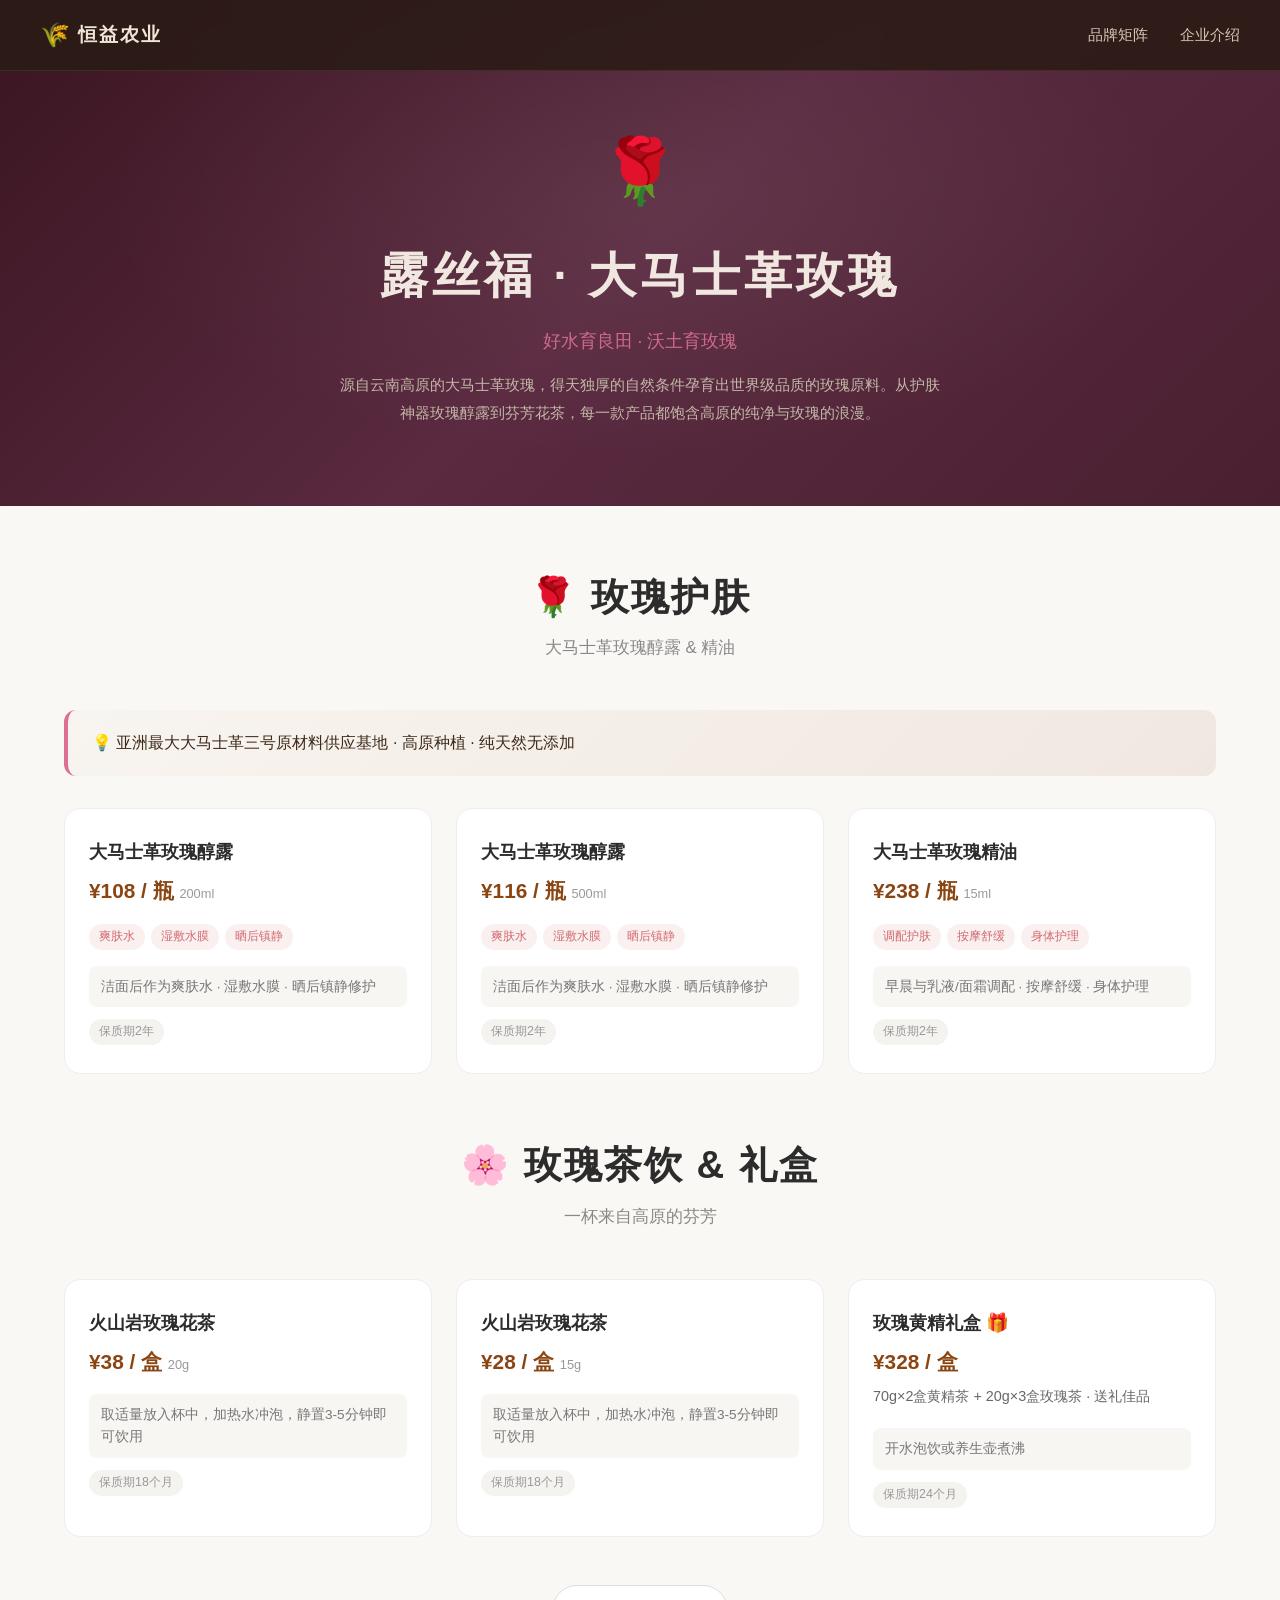
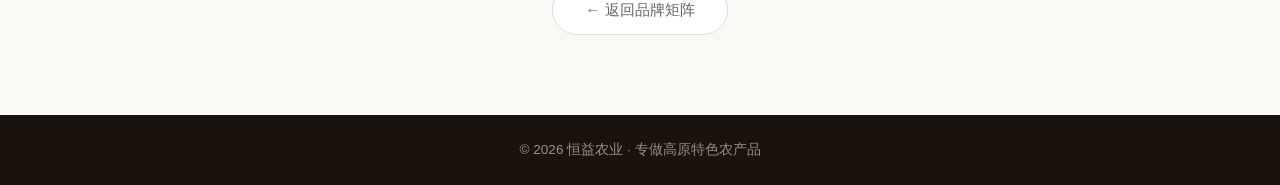
<file: pages/lu-si-fu.html>
<!DOCTYPE html>
<html lang="zh-CN">
<head><meta charset="UTF-8"><meta name="viewport" content="width=device-width, initial-scale=1.0"><title>露丝福 · 大马士革玫瑰 — 恒益农业</title><link rel="stylesheet" href="../css/style.css"><link rel="stylesheet" href="../css/detail.css"></head>
<body>
<nav class="navbar">
  <a href="../index.html" class="logo"><span class="logo-icon">🌾</span><span class="logo-text">恒益农业</span></a>
  <div class="nav-links"><a href="../index.html#brands">品牌矩阵</a><a href="../index.html#about">企业介绍</a></div>
</nav>
<section class="detail-hero" style="--accent: #DB7093;">
  <div class="detail-hero-bg" style="background: linear-gradient(135deg, #3a1520, #5a2a40, #4a2030);"></div>
  <div class="detail-hero-content">
    <span class="detail-hero-icon">🌹</span>
    <h1>露丝福 · 大马士革玫瑰</h1>
    <p class="detail-hero-tagline">好水育良田 · 沃土育玫瑰</p>
    <p class="detail-hero-desc">源自云南高原的大马士革玫瑰，得天独厚的自然条件孕育出世界级品质的玫瑰原料。从护肤神器玫瑰醇露到芬芳花茶，每一款产品都饱含高原的纯净与玫瑰的浪漫。</p>
  </div>
</section>
<section class="detail-content">
  <div class="container">
    <h2 class="section-title">🌹 玫瑰护肤</h2>
    <p class="section-desc">大马士革玫瑰醇露 & 精油</p>
    <div class="highlight-box">
      <p>💡 亚洲最大大马士革三号原材料供应基地 · 高原种植 · 纯天然无添加</p>
    </div>
    <div class="product-grid">
      <div class="product-card rose">
        <h3>大马士革玫瑰醇露</h3>
        <p class="product-price">¥108 / 瓶 <span class="price-sub">200ml</span></p>
        <div class="product-benefits"><span class="tag">爽肤水</span><span class="tag">湿敷水膜</span><span class="tag">晒后镇静</span></div>
        <div class="product-method">洁面后作为爽肤水 · 湿敷水膜 · 晒后镇静修护</div>
        <div class="product-meta"><span>保质期2年</span></div>
      </div>
      <div class="product-card rose">
        <h3>大马士革玫瑰醇露</h3>
        <p class="product-price">¥116 / 瓶 <span class="price-sub">500ml</span></p>
        <div class="product-benefits"><span class="tag">爽肤水</span><span class="tag">湿敷水膜</span><span class="tag">晒后镇静</span></div>
        <div class="product-method">洁面后作为爽肤水 · 湿敷水膜 · 晒后镇静修护</div>
        <div class="product-meta"><span>保质期2年</span></div>
      </div>
      <div class="product-card rose">
        <h3>大马士革玫瑰精油</h3>
        <p class="product-price">¥238 / 瓶 <span class="price-sub">15ml</span></p>
        <div class="product-benefits"><span class="tag">调配护肤</span><span class="tag">按摩舒缓</span><span class="tag">身体护理</span></div>
        <div class="product-method">早晨与乳液/面霜调配 · 按摩舒缓 · 身体护理</div>
        <div class="product-meta"><span>保质期2年</span></div>
      </div>
    </div>

    <h2 class="section-title" style="margin-top:60px;">🌸 玫瑰茶饮 & 礼盒</h2>
    <p class="section-desc">一杯来自高原的芬芳</p>
    <div class="product-grid">
      <div class="product-card rose-tea">
        <h3>火山岩玫瑰花茶</h3>
        <p class="product-price">¥38 / 盒 <span class="price-sub">20g</span></p>
        <div class="product-method">取适量放入杯中，加热水冲泡，静置3-5分钟即可饮用</div>
        <div class="product-meta"><span>保质期18个月</span></div>
      </div>
      <div class="product-card rose-tea">
        <h3>火山岩玫瑰花茶</h3>
        <p class="product-price">¥28 / 盒 <span class="price-sub">15g</span></p>
        <div class="product-method">取适量放入杯中，加热水冲泡，静置3-5分钟即可饮用</div>
        <div class="product-meta"><span>保质期18个月</span></div>
      </div>
      <div class="product-card rose-tea">
        <h3>玫瑰黄精礼盒 🎁</h3>
        <p class="product-price">¥328 / 盒</p>
        <p class="product-desc">70g×2盒黄精茶 + 20g×3盒玫瑰茶 · 送礼佳品</p>
        <div class="product-method">开水泡饮或养生壶煮沸</div>
        <div class="product-meta"><span>保质期24个月</span></div>
      </div>
    </div>
    <div class="back-link"><a href="../index.html#brands">← 返回品牌矩阵</a></div>
  </div>
</section>
<footer><div class="container"><p>&copy; 2026 恒益农业 · 专做高原特色农产品</p></div></footer>
</body>
</html>
</file>
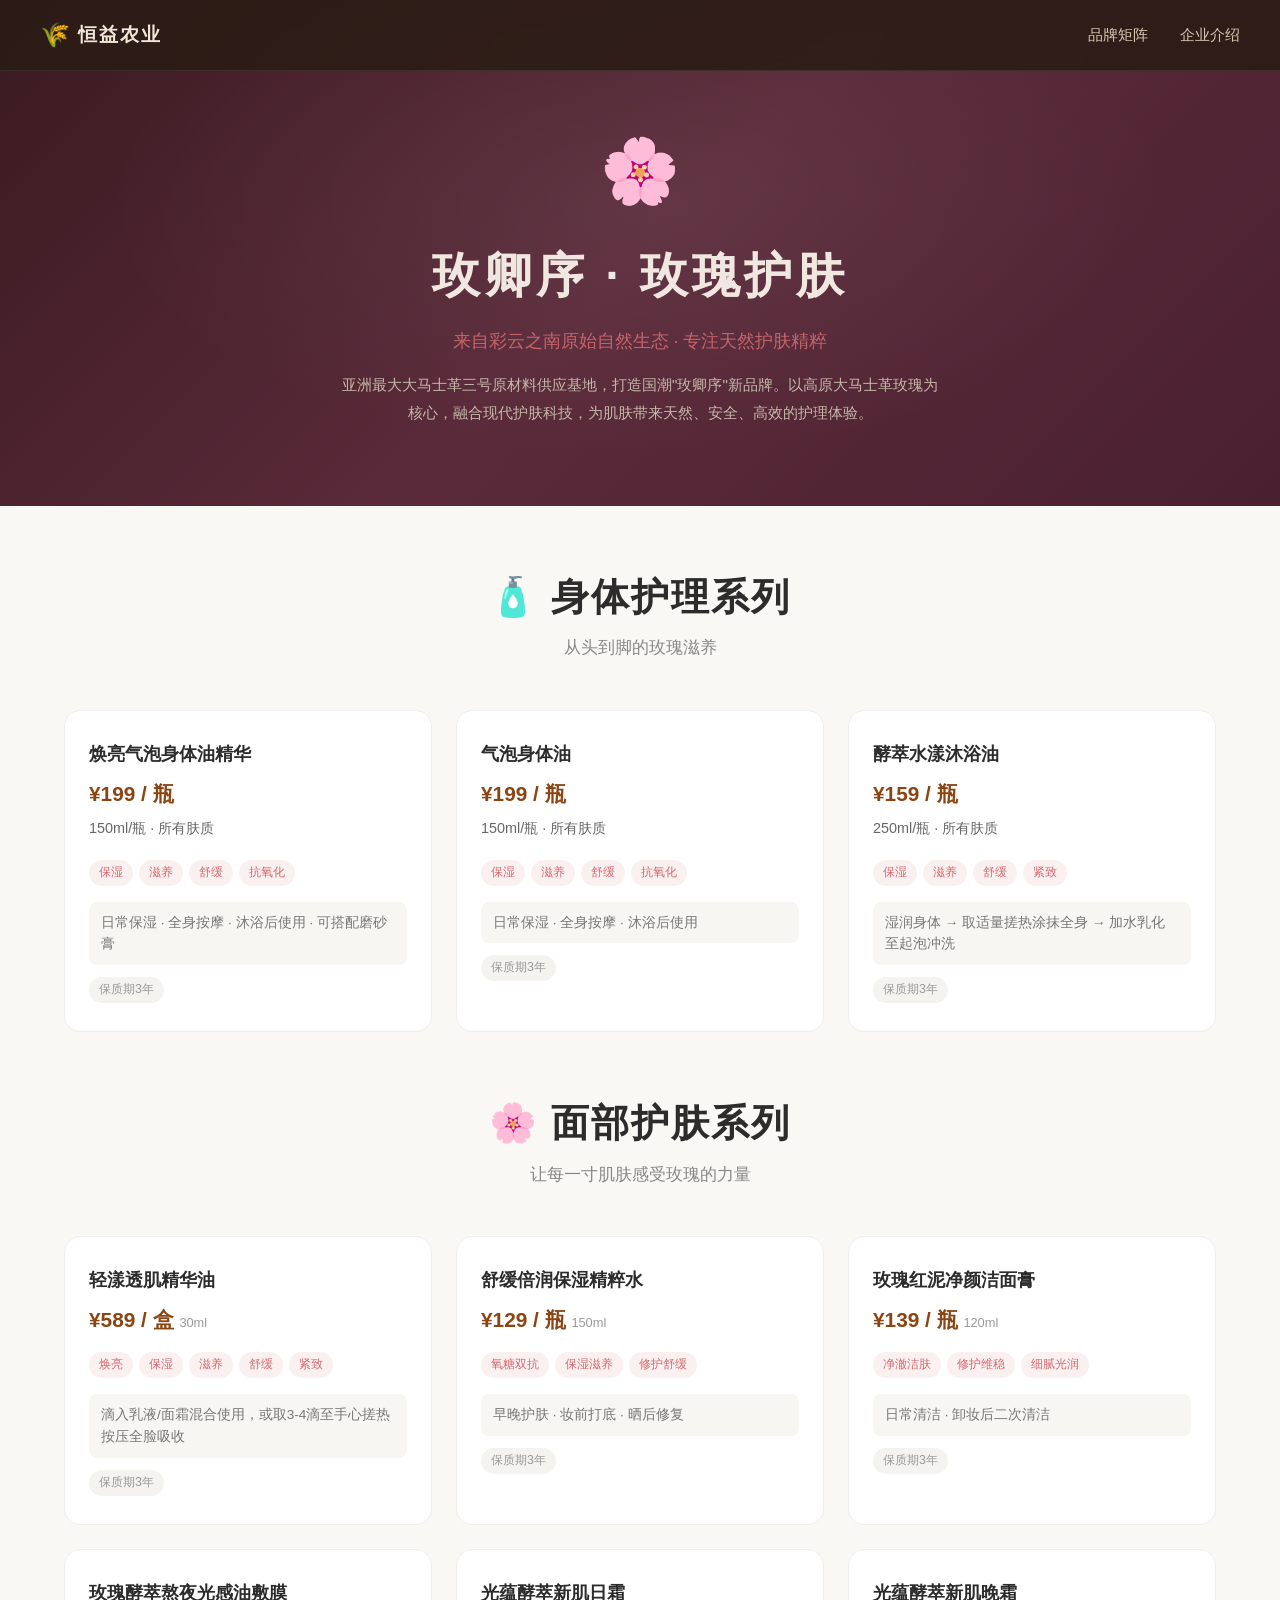
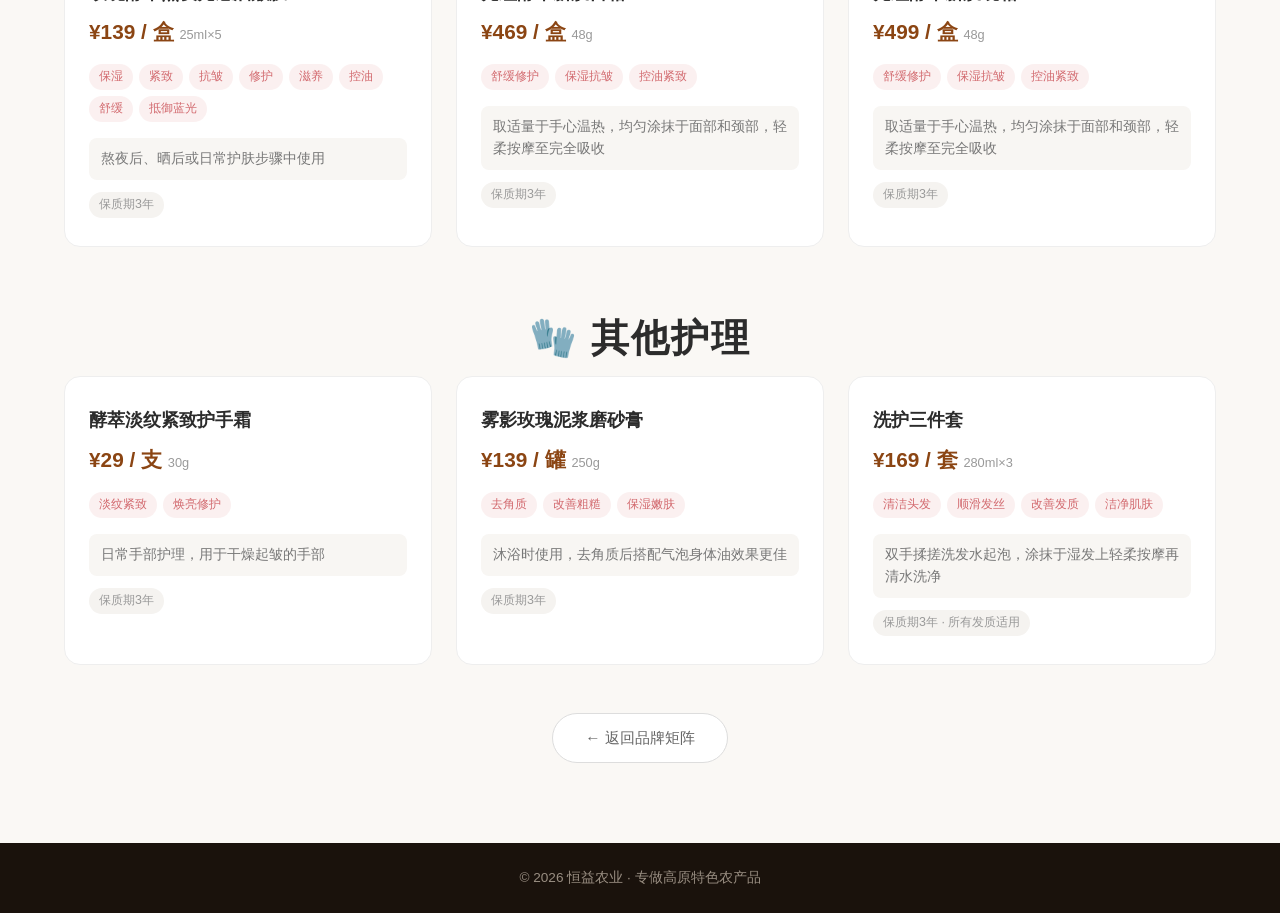
<file: pages/mei-qing-xu.html>
<!DOCTYPE html>
<html lang="zh-CN">
<head><meta charset="UTF-8"><meta name="viewport" content="width=device-width, initial-scale=1.0"><title>玫卿序 · 玫瑰护肤 — 恒益农业</title><link rel="stylesheet" href="../css/style.css"><link rel="stylesheet" href="../css/detail.css"></head>
<body>
<nav class="navbar">
  <a href="../index.html" class="logo"><span class="logo-icon">🌾</span><span class="logo-text">恒益农业</span></a>
  <div class="nav-links"><a href="../index.html#brands">品牌矩阵</a><a href="../index.html#about">企业介绍</a></div>
</nav>
<section class="detail-hero" style="--accent: #D2696E;">
  <div class="detail-hero-bg" style="background: linear-gradient(135deg, #3a1a20, #5a2a3a, #4a2030);"></div>
  <div class="detail-hero-content">
    <span class="detail-hero-icon">🌸</span>
    <h1>玫卿序 · 玫瑰护肤</h1>
    <p class="detail-hero-tagline">来自彩云之南原始自然生态 · 专注天然护肤精粹</p>
    <p class="detail-hero-desc">亚洲最大大马士革三号原材料供应基地，打造国潮"玫卿序"新品牌。以高原大马士革玫瑰为核心，融合现代护肤科技，为肌肤带来天然、安全、高效的护理体验。</p>
  </div>
</section>
<section class="detail-content">
  <div class="container">

    <!-- Body Care -->
    <h2 class="section-title">🧴 身体护理系列</h2>
    <p class="section-desc">从头到脚的玫瑰滋养</p>
    <div class="product-grid">
      <div class="product-card beauty">
        <h3>焕亮气泡身体油精华</h3>
        <p class="product-price">¥199 / 瓶</p>
        <p class="product-desc">150ml/瓶 · 所有肤质</p>
        <div class="product-benefits"><span class="tag">保湿</span><span class="tag">滋养</span><span class="tag">舒缓</span><span class="tag">抗氧化</span></div>
        <div class="product-method">日常保湿 · 全身按摩 · 沐浴后使用 · 可搭配磨砂膏</div>
        <div class="product-meta"><span>保质期3年</span></div>
      </div>
      <div class="product-card beauty">
        <h3>气泡身体油</h3>
        <p class="product-price">¥199 / 瓶</p>
        <p class="product-desc">150ml/瓶 · 所有肤质</p>
        <div class="product-benefits"><span class="tag">保湿</span><span class="tag">滋养</span><span class="tag">舒缓</span><span class="tag">抗氧化</span></div>
        <div class="product-method">日常保湿 · 全身按摩 · 沐浴后使用</div>
        <div class="product-meta"><span>保质期3年</span></div>
      </div>
      <div class="product-card beauty">
        <h3>酵萃水漾沐浴油</h3>
        <p class="product-price">¥159 / 瓶</p>
        <p class="product-desc">250ml/瓶 · 所有肤质</p>
        <div class="product-benefits"><span class="tag">保湿</span><span class="tag">滋养</span><span class="tag">舒缓</span><span class="tag">紧致</span></div>
        <div class="product-method">湿润身体 → 取适量搓热涂抹全身 → 加水乳化至起泡冲洗</div>
        <div class="product-meta"><span>保质期3年</span></div>
      </div>
    </div>

    <!-- Face Care -->
    <h2 class="section-title" style="margin-top:60px;">🌸 面部护肤系列</h2>
    <p class="section-desc">让每一寸肌肤感受玫瑰的力量</p>
    <div class="product-grid">
      <div class="product-card beauty">
        <h3>轻漾透肌精华油</h3>
        <p class="product-price">¥589 / 盒 <span class="price-sub">30ml</span></p>
        <div class="product-benefits"><span class="tag">焕亮</span><span class="tag">保湿</span><span class="tag">滋养</span><span class="tag">舒缓</span><span class="tag">紧致</span></div>
        <div class="product-method">滴入乳液/面霜混合使用，或取3-4滴至手心搓热按压全脸吸收</div>
        <div class="product-meta"><span>保质期3年</span></div>
      </div>
      <div class="product-card beauty">
        <h3>舒缓倍润保湿精粹水</h3>
        <p class="product-price">¥129 / 瓶 <span class="price-sub">150ml</span></p>
        <div class="product-benefits"><span class="tag">氧糖双抗</span><span class="tag">保湿滋养</span><span class="tag">修护舒缓</span></div>
        <div class="product-method">早晚护肤 · 妆前打底 · 晒后修复</div>
        <div class="product-meta"><span>保质期3年</span></div>
      </div>
      <div class="product-card beauty">
        <h3>玫瑰红泥净颜洁面膏</h3>
        <p class="product-price">¥139 / 瓶 <span class="price-sub">120ml</span></p>
        <div class="product-benefits"><span class="tag">净澈洁肤</span><span class="tag">修护维稳</span><span class="tag">细腻光润</span></div>
        <div class="product-method">日常清洁 · 卸妆后二次清洁</div>
        <div class="product-meta"><span>保质期3年</span></div>
      </div>
      <div class="product-card beauty">
        <h3>玫瑰酵萃熬夜光感油敷膜</h3>
        <p class="product-price">¥139 / 盒 <span class="price-sub">25ml×5</span></p>
        <div class="product-benefits"><span class="tag">保湿</span><span class="tag">紧致</span><span class="tag">抗皱</span><span class="tag">修护</span><span class="tag">滋养</span><span class="tag">控油</span><span class="tag">舒缓</span><span class="tag">抵御蓝光</span></div>
        <div class="product-method">熬夜后、晒后或日常护肤步骤中使用</div>
        <div class="product-meta"><span>保质期3年</span></div>
      </div>
      <div class="product-card beauty">
        <h3>光蕴酵萃新肌日霜</h3>
        <p class="product-price">¥469 / 盒 <span class="price-sub">48g</span></p>
        <div class="product-benefits"><span class="tag">舒缓修护</span><span class="tag">保湿抗皱</span><span class="tag">控油紧致</span></div>
        <div class="product-method">取适量于手心温热，均匀涂抹于面部和颈部，轻柔按摩至完全吸收</div>
        <div class="product-meta"><span>保质期3年</span></div>
      </div>
      <div class="product-card beauty">
        <h3>光蕴酵萃新肌晚霜</h3>
        <p class="product-price">¥499 / 盒 <span class="price-sub">48g</span></p>
        <div class="product-benefits"><span class="tag">舒缓修护</span><span class="tag">保湿抗皱</span><span class="tag">控油紧致</span></div>
        <div class="product-method">取适量于手心温热，均匀涂抹于面部和颈部，轻柔按摩至完全吸收</div>
        <div class="product-meta"><span>保质期3年</span></div>
      </div>
    </div>

    <h2 class="section-title" style="margin-top:60px;">🧤 其他护理</h2>
    <div class="product-grid">
      <div class="product-card beauty">
        <h3>酵萃淡纹紧致护手霜</h3>
        <p class="product-price">¥29 / 支 <span class="price-sub">30g</span></p>
        <div class="product-benefits"><span class="tag">淡纹紧致</span><span class="tag">焕亮修护</span></div>
        <div class="product-method">日常手部护理，用于干燥起皱的手部</div>
        <div class="product-meta"><span>保质期3年</span></div>
      </div>
      <div class="product-card beauty">
        <h3>雾影玫瑰泥浆磨砂膏</h3>
        <p class="product-price">¥139 / 罐 <span class="price-sub">250g</span></p>
        <div class="product-benefits"><span class="tag">去角质</span><span class="tag">改善粗糙</span><span class="tag">保湿嫩肤</span></div>
        <div class="product-method">沐浴时使用，去角质后搭配气泡身体油效果更佳</div>
        <div class="product-meta"><span>保质期3年</span></div>
      </div>
      <div class="product-card beauty">
        <h3>洗护三件套</h3>
        <p class="product-price">¥169 / 套 <span class="price-sub">280ml×3</span></p>
        <div class="product-benefits"><span class="tag">清洁头发</span><span class="tag">顺滑发丝</span><span class="tag">改善发质</span><span class="tag">洁净肌肤</span></div>
        <div class="product-method">双手揉搓洗发水起泡，涂抹于湿发上轻柔按摩再清水洗净</div>
        <div class="product-meta"><span>保质期3年 · 所有发质适用</span></div>
      </div>
    </div>
    <div class="back-link"><a href="../index.html#brands">← 返回品牌矩阵</a></div>
  </div>
</section>
<footer><div class="container"><p>&copy; 2026 恒益农业 · 专做高原特色农产品</p></div></footer>
</body>
</html>
</file>
<file: css/style.css>
/* ============================================
   HENGYI AGRICULTURE — 恒益农业品牌网站
   ============================================ */

/* Reset & Base */
*, *::before, *::after { margin: 0; padding: 0; box-sizing: border-box; }
html { scroll-behavior: smooth; }
body {
  font-family: -apple-system, "PingFang SC", "Microsoft YaHei", "Noto Sans SC", sans-serif;
  color: #2c2c2c;
  background: #faf8f5;
  line-height: 1.6;
  overflow-x: hidden;
}
a { text-decoration: none; color: inherit; }
img { max-width: 100%; height: auto; display: block; }
.container { max-width: 1200px; margin: 0 auto; padding: 0 24px; }

/* Typography */
.section-title {
  font-size: 2.4rem;
  font-weight: 700;
  text-align: center;
  margin-bottom: 8px;
  letter-spacing: 2px;
}
.section-desc {
  text-align: center;
  color: #888;
  font-size: 1.05rem;
  margin-bottom: 48px;
}

/* ========== NAVBAR ========== */
.navbar {
  position: fixed; top: 0; left: 0; right: 0;
  display: flex; justify-content: space-between; align-items: center;
  padding: 16px 40px;
  z-index: 100;
  background: rgba(42, 28, 20, 0.85);
  backdrop-filter: blur(12px);
  border-bottom: 1px solid rgba(255,255,255,0.08);
}
.logo { display: flex; align-items: center; gap: 8px; }
.logo-icon { font-size: 1.5rem; }
.logo-text { font-size: 1.2rem; font-weight: 700; color: #f0e6d8; letter-spacing: 2px; }
.nav-links { display: flex; gap: 32px; }
.nav-links a { color: #d4c5b0; font-size: 0.95rem; transition: color .3s; }
.nav-links a:hover { color: #f5e6d0; }

/* ========== HERO ========== */
.hero {
  position: relative;
  min-height: 100vh;
  display: flex; flex-direction: column; justify-content: center; align-items: center;
  overflow: hidden;
}
.hero-bg {
  position: absolute; inset: 0;
  background: linear-gradient(135deg, #2c1810 0%, #4a2c1e 30%, #3d5a3a 60%, #2c4a35 100%);
  z-index: -1;
}
.hero-bg::before {
  content: '';
  position: absolute; inset: 0;
  background:
    radial-gradient(ellipse at 20% 30%, rgba(139, 90, 43, 0.3) 0%, transparent 50%),
    radial-gradient(ellipse at 80% 70%, rgba(60, 120, 70, 0.2) 0%, transparent 50%);
  animation: heroShift 20s ease-in-out infinite alternate;
}
@keyframes heroShift {
  0% { transform: scale(1); }
  100% { transform: scale(1.08); }
}
.hero-content { text-align: center; padding: 0 24px; animation: fadeUp 1.2s ease; }
@keyframes fadeUp { from { opacity: 0; transform: translateY(40px); } to { opacity: 1; transform: translateY(0); } }
.hero-title {
  font-size: clamp(2.5rem, 6vw, 4.5rem);
  font-weight: 800;
  color: #f5efe6;
  letter-spacing: 6px;
  margin-bottom: 20px;
  text-shadow: 0 2px 20px rgba(0,0,0,0.3);
}
.hero-subtitle {
  font-size: clamp(1rem, 2vw, 1.3rem);
  color: #c4b8a8;
  letter-spacing: 3px;
  margin-bottom: 40px;
}
.btn-primary {
  display: inline-block;
  padding: 14px 48px;
  background: linear-gradient(135deg, #c4956a, #a67c52);
  color: #fff;
  font-size: 1rem;
  font-weight: 600;
  border-radius: 50px;
  letter-spacing: 2px;
  transition: all .4s;
  box-shadow: 0 4px 20px rgba(166, 124, 82, 0.4);
}
.btn-primary:hover { transform: translateY(-3px); box-shadow: 0 8px 30px rgba(166, 124, 82, 0.5); }
.scroll-indicator {
  position: absolute; bottom: 40px;
  display: flex; flex-direction: column; align-items: center;
  color: rgba(245, 239, 230, 0.5);
  font-size: 0.8rem;
  letter-spacing: 1px;
  animation: bounce 2s infinite;
}
.scroll-arrow { font-size: 1.4rem; margin-top: 4px; }
@keyframes bounce { 0%,100% { transform: translateY(0); } 50% { transform: translateY(8px); } }

/* ========== ABOUT ========== */
.about {
  padding: 100px 0;
  background: #fff;
}
.about-grid {
  display: grid;
  grid-template-columns: 1fr 1fr;
  gap: 60px;
  align-items: start;
}
.about-text h2 {
  font-size: 2rem;
  color: #3d2a1a;
  margin-bottom: 24px;
  position: relative;
}
.about-text h2::after {
  content: '';
  display: block;
  width: 60px;
  height: 3px;
  background: linear-gradient(90deg, #c4956a, transparent);
  margin-top: 12px;
}
.about-text p {
  color: #555;
  font-size: 1.05rem;
  line-height: 1.9;
  margin-bottom: 16px;
}
.about-cards {
  display: grid;
  grid-template-columns: 1fr 1fr;
  gap: 16px;
}
.about-card {
  background: #f8f4ef;
  border-radius: 16px;
  padding: 24px;
  transition: all .3s;
  border-left: 4px solid var(--c);
}
.about-card:hover { transform: translateY(-4px); box-shadow: 0 8px 24px rgba(0,0,0,0.08); }
.about-card .card-icon { font-size: 2rem; display: block; margin-bottom: 8px; }
.about-card h3 { font-size: 1.05rem; font-weight: 700; color: var(--c); margin-bottom: 6px; }
.about-card p { font-size: 0.85rem; color: #666; line-height: 1.5; }

/* ========== BRANDS GRID ========== */
.brands {
  padding: 100px 0;
  background: #faf8f5;
}
.brand-grid {
  display: grid;
  grid-template-columns: repeat(auto-fill, minmax(270px, 1fr));
  gap: 28px;
}
.brand-card {
  position: relative;
  background: #fff;
  border-radius: 20px;
  overflow: hidden;
  transition: all .4s;
  cursor: pointer;
  display: flex;
  flex-direction: column;
  box-shadow: 0 2px 12px rgba(0,0,0,0.04);
  border: 1px solid #eee;
}
.brand-card:hover {
  transform: translateY(-8px);
  box-shadow: 0 16px 40px rgba(0,0,0,0.1);
  border-color: var(--accent);
}
.brand-card-img {
  font-size: 3.5rem;
  padding: 36px 24px 16px;
  text-align: center;
  background: linear-gradient(180deg, var(--accent) 0%, color-mix(in srgb, var(--accent) 30%, #fff) 100%);
}
.brand-card-body {
  padding: 20px 24px 24px;
  flex: 1;
  display: flex;
  flex-direction: column;
}
.brand-card-body h3 {
  font-size: 1.2rem;
  font-weight: 700;
  color: #2c2c2c;
  margin-bottom: 6px;
}
.brand-tagline {
  font-size: 0.85rem;
  color: var(--accent);
  font-weight: 500;
  margin-bottom: 8px;
}
.brand-desc {
  font-size: 0.9rem;
  color: #666;
  line-height: 1.5;
  margin-bottom: 12px;
  flex: 1;
}
.brand-price {
  display: inline-block;
  font-size: 1.1rem;
  font-weight: 700;
  color: var(--accent);
  margin-bottom: 12px;
}
.brand-link {
  display: inline-block;
  font-size: 0.9rem;
  color: var(--accent);
  font-weight: 500;
  transition: gap .3s;
}
.brand-card:hover .brand-link { letter-spacing: 1px; }

/* ========== CONTACT ========== */
.contact {
  padding: 80px 0;
  background: #fff;
}
.contact-cards {
  display: grid;
  grid-template-columns: repeat(3, 1fr);
  gap: 24px;
  margin-top: 32px;
}
.contact-card {
  text-align: center;
  padding: 40px 20px;
  background: #f8f4ef;
  border-radius: 16px;
  transition: all .3s;
}
.contact-card:hover { transform: translateY(-4px); }
.contact-icon { font-size: 2.5rem; display: block; margin-bottom: 12px; }
.contact-card h3 { font-size: 1.1rem; font-weight: 600; margin-bottom: 8px; color: #3d2a1a; }
.contact-card p { font-size: 0.9rem; color: #777; }
.footer-badge {
  text-align: center;
  margin-top: 48px;
  padding: 20px;
  background: linear-gradient(135deg, #3d5a3a, #2c4a35);
  border-radius: 12px;
  color: #e8f0e0;
  font-size: 1rem;
  letter-spacing: 1px;
}
footer {
  background: #1a120c;
  color: #998e82;
  padding: 24px 0;
  text-align: center;
  font-size: 0.85rem;
}

/* ========== RESPONSIVE ========== */
@media (max-width: 768px) {
  .navbar { padding: 12px 20px; }
  .nav-links { gap: 16px; }
  .nav-links a { font-size: 0.85rem; }
  .about-grid { grid-template-columns: 1fr; gap: 32px; }
  .about-cards { grid-template-columns: 1fr 1fr; }
  .contact-cards { grid-template-columns: 1fr; }
  .section-title { font-size: 1.8rem; }
}
@media (max-width: 480px) {
  .about-cards { grid-template-columns: 1fr; }
  .brand-grid { grid-template-columns: 1fr; }
}
</file>
<file: css/detail.css>
/* ============================================
   HENGYI — Detail Page Styles
   ============================================ */

/* Detail Hero */
.detail-hero {
  position: relative;
  padding: 120px 24px 80px;
  text-align: center;
  overflow: hidden;
}
.detail-hero-bg {
  position: absolute; inset: 0;
  z-index: -1;
}
.detail-hero-bg::before {
  content: '';
  position: absolute; inset: 0;
  background: radial-gradient(ellipse at 50% 40%, rgba(255,255,255,0.06) 0%, transparent 60%);
}
.detail-hero-content {
  max-width: 700px;
  margin: 0 auto;
  color: #f0e8e0;
  animation: fadeUp .8s ease;
}
.detail-hero-icon { font-size: 4rem; display: block; margin-bottom: 16px; }
.detail-hero h1 {
  font-size: clamp(2rem, 4vw, 3rem);
  font-weight: 800;
  letter-spacing: 4px;
  margin-bottom: 12px;
}
.detail-hero-tagline {
  font-size: 1.1rem;
  color: var(--accent);
  font-weight: 500;
  margin-bottom: 16px;
  opacity: 0.9;
}
.detail-hero-desc {
  font-size: 0.95rem;
  color: #c4b8a8;
  line-height: 1.8;
  max-width: 600px;
  margin: 0 auto;
}

/* Detail Content */
.detail-content {
  padding: 60px 0 80px;
  background: #faf8f5;
}

/* Product Grid */
.product-grid {
  display: grid;
  grid-template-columns: repeat(auto-fill, minmax(280px, 1fr));
  gap: 24px;
  margin-bottom: 40px;
}
.product-grid.compact {
  grid-template-columns: repeat(auto-fill, minmax(220px, 1fr));
}

/* Product Card */
.product-card {
  background: #fff;
  border-radius: 16px;
  padding: 28px 24px;
  border: 1px solid #eee;
  transition: all .3s;
  position: relative;
  display: flex;
  flex-direction: column;
}
.product-card:hover {
  transform: translateY(-4px);
  box-shadow: 0 12px 32px rgba(0,0,0,0.08);
  border-color: var(--accent, #ddd);
}
.product-card h3 {
  font-size: 1.15rem;
  font-weight: 700;
  color: #2c2c2c;
  margin-bottom: 8px;
}
.product-price {
  font-size: 1.3rem;
  font-weight: 800;
  color: var(--accent, #8B4513);
  margin-bottom: 8px;
}
.price-sub {
  font-size: 0.8rem;
  font-weight: 400;
  color: #999;
}
.product-desc {
  font-size: 0.9rem;
  color: #666;
  line-height: 1.5;
  margin-bottom: 12px;
}
.product-method {
  font-size: 0.85rem;
  color: #777;
  line-height: 1.6;
  margin-top: 8px;
  padding: 10px 12px;
  background: #f8f6f3;
  border-radius: 8px;
}
.product-meta {
  display: flex;
  gap: 8px;
  flex-wrap: wrap;
  margin-top: 12px;
}
.product-meta span {
  font-size: 0.78rem;
  color: #999;
  background: #f5f3f0;
  padding: 3px 10px;
  border-radius: 20px;
}

/* Badge */
.product-badge {
  position: absolute;
  top: 12px;
  right: 12px;
  background: var(--accent, #8B4513);
  color: #fff;
  font-weight: 700;
  font-size: 0.85rem;
  padding: 4px 14px;
  border-radius: 20px;
}

/* Tags */
.tag {
  display: inline-block;
  font-size: 0.78rem;
  padding: 3px 10px;
  border-radius: 20px;
  background: #f0ece8;
  color: #666;
}
.product-benefits {
  display: flex;
  flex-wrap: wrap;
  gap: 6px;
  margin: 8px 0;
}
.product-benefits .tag {
  background: rgba(210, 105, 110, 0.1);
  color: var(--accent, #D2696E);
}
.product-flavors {
  display: flex;
  gap: 6px;
  margin: 8px 0;
}
.product-flavors .tag {
  background: rgba(160, 82, 45, 0.1);
  color: #A0522D;
}

/* Highlight Box */
.highlight-box {
  background: linear-gradient(135deg, #f8f4ef, #f0e8e0);
  border-left: 4px solid var(--accent, #DB7093);
  border-radius: 12px;
  padding: 20px 24px;
  margin-bottom: 32px;
  font-size: 1rem;
  color: #3d2a1a;
}

/* Cooking Tips */
.cooking-tips {
  background: linear-gradient(135deg, #f5f0ea, #ede5db);
  border-radius: 16px;
  padding: 28px 32px;
  margin: 32px 0;
  border: 1px solid #e0d5c8;
}
.cooking-tips h3 {
  font-size: 1.1rem;
  font-weight: 700;
  color: #5a3a1e;
  margin-bottom: 12px;
}
.cooking-tips p {
  font-size: 0.95rem;
  color: #666;
  line-height: 1.8;
}

/* Wave Divider */
.wave-divider {
  display: block;
  width: 100%;
  height: 60px;
  margin-top: -2px;
}

/* Back Link */
.back-link {
  text-align: center;
  margin-top: 48px;
}
.back-link a {
  display: inline-block;
  padding: 12px 32px;
  background: #fff;
  border: 1px solid #ddd;
  border-radius: 30px;
  color: #666;
  font-size: 0.95rem;
  transition: all .3s;
}
.back-link a:hover {
  border-color: var(--accent, #8B4513);
  color: var(--accent, #8B4513);
  transform: translateX(-4px);
}

/* Responsive */
@media (max-width: 768px) {
  .detail-hero { padding: 100px 20px 50px; }
  .product-grid { grid-template-columns: 1fr 1fr; }
  .product-grid.compact { grid-template-columns: 1fr 1fr; }
}
@media (max-width: 480px) {
  .product-grid { grid-template-columns: 1fr; }
  .product-grid.compact { grid-template-columns: 1fr; }
}
</file>
